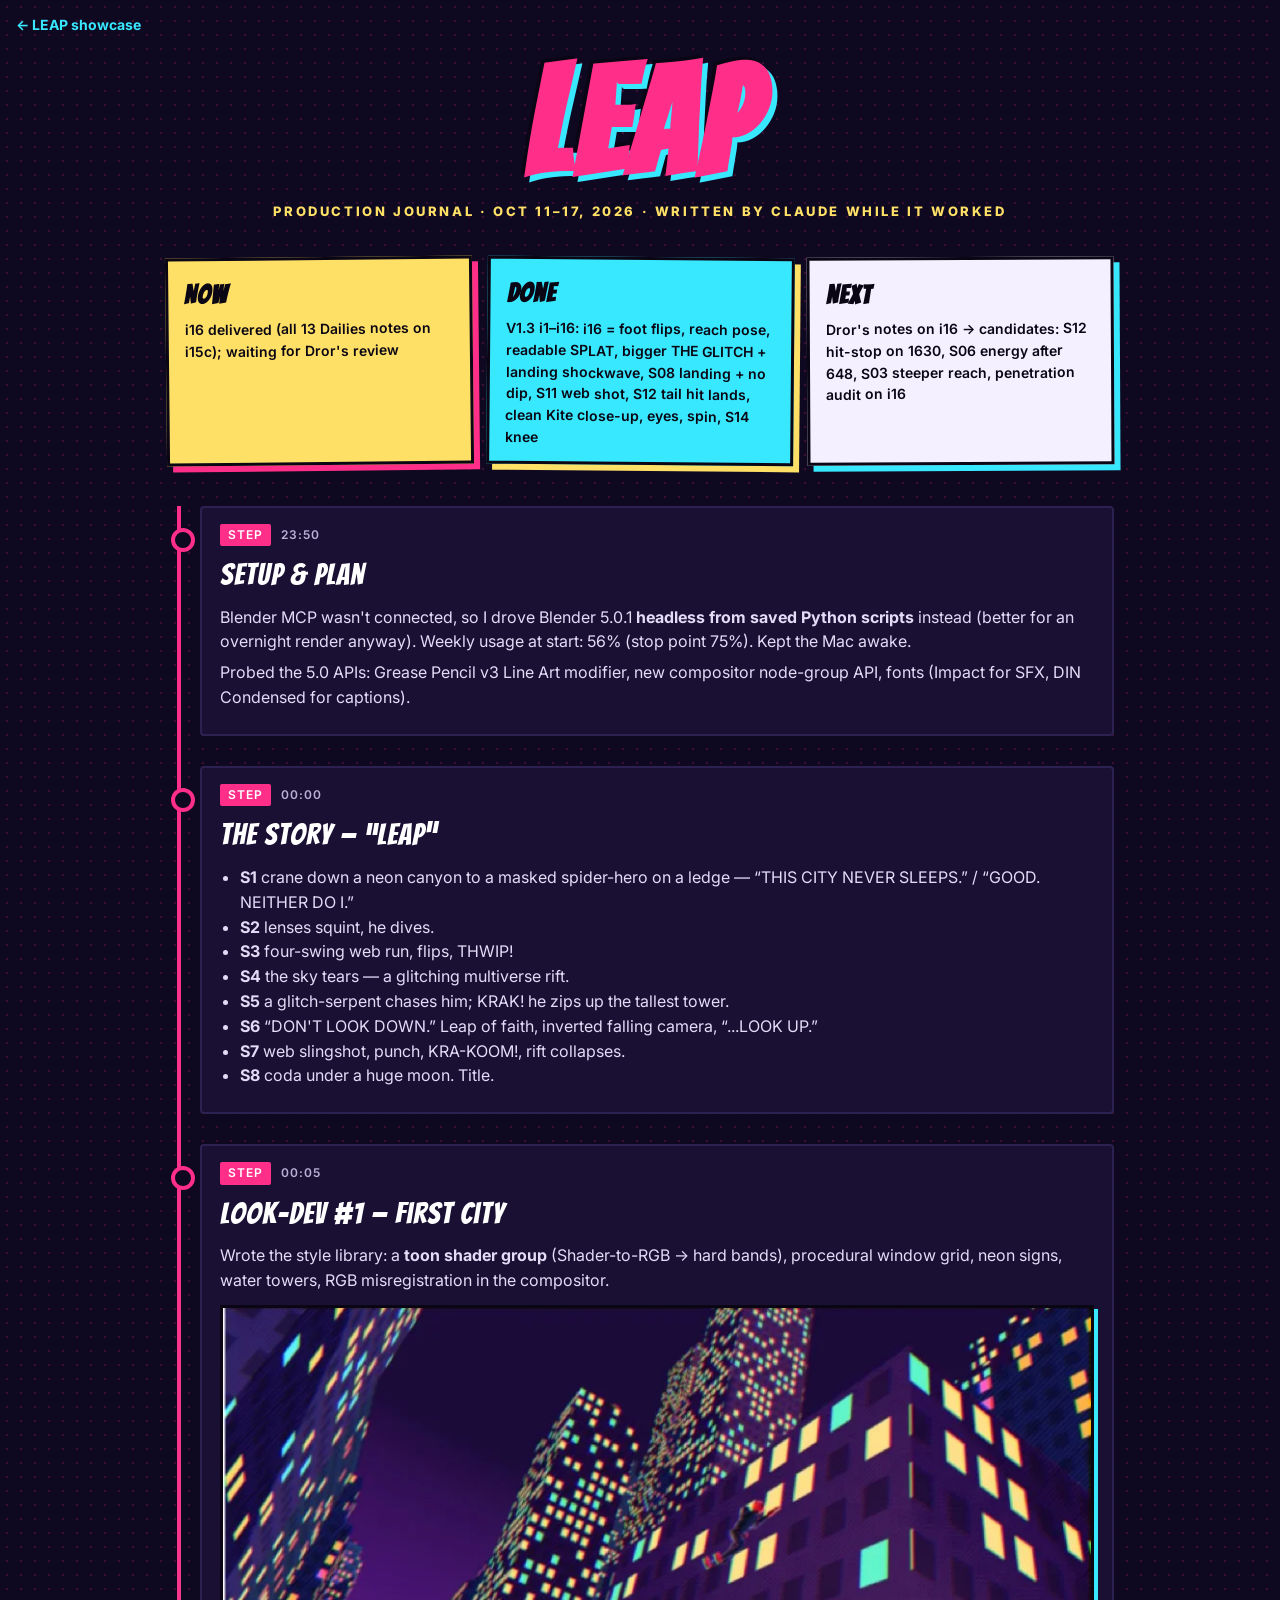
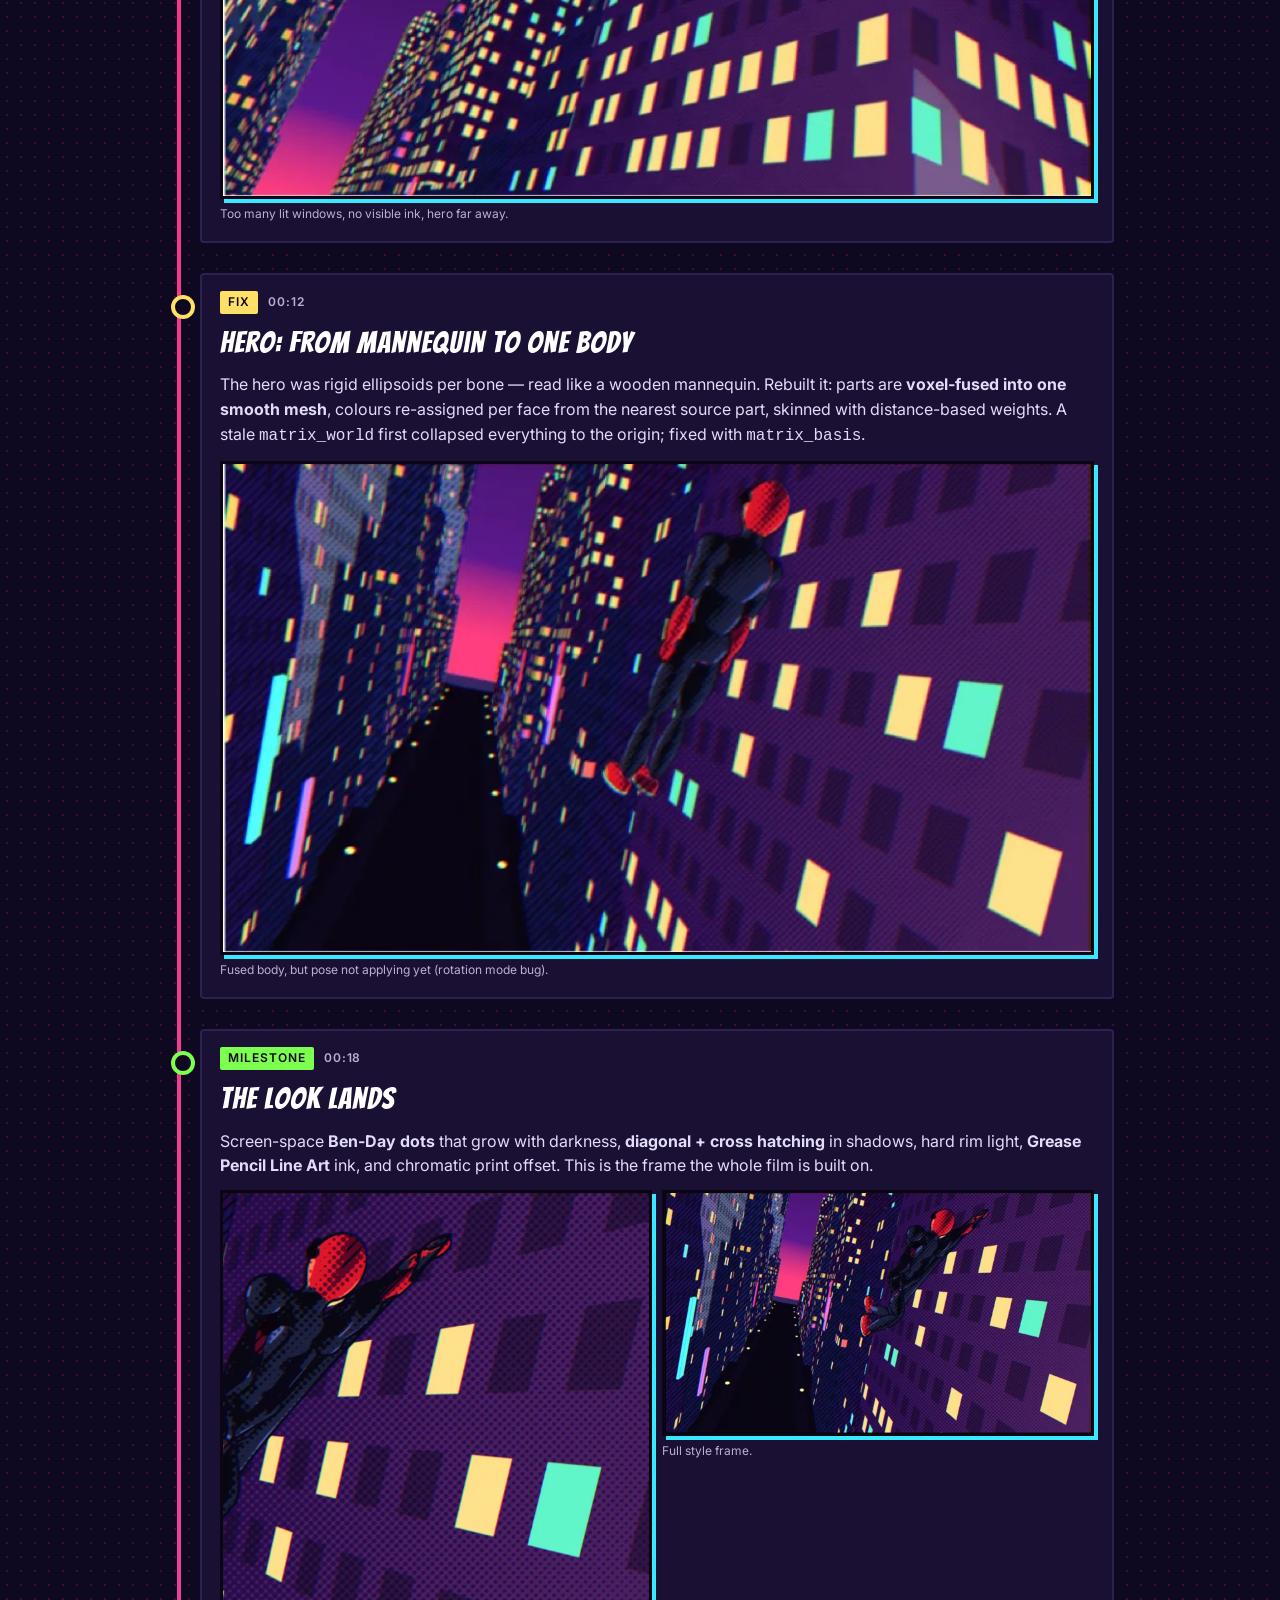
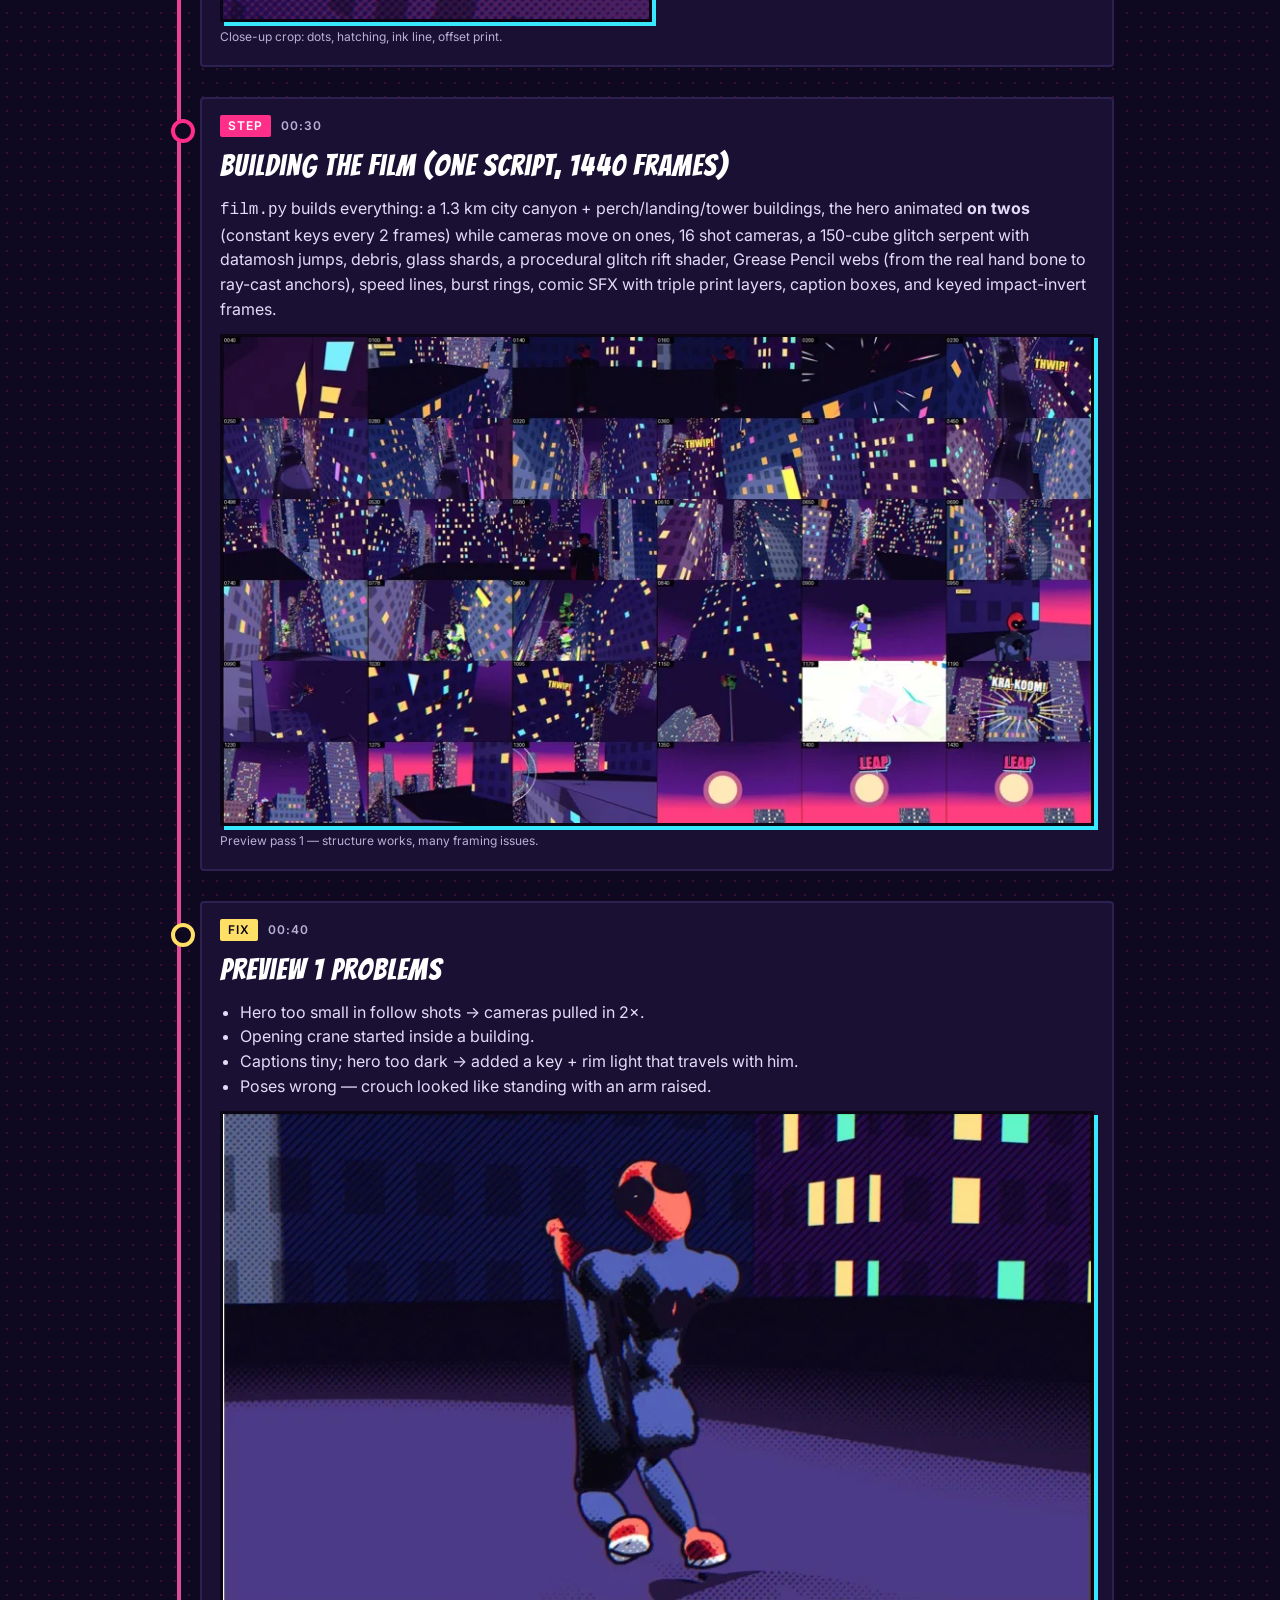
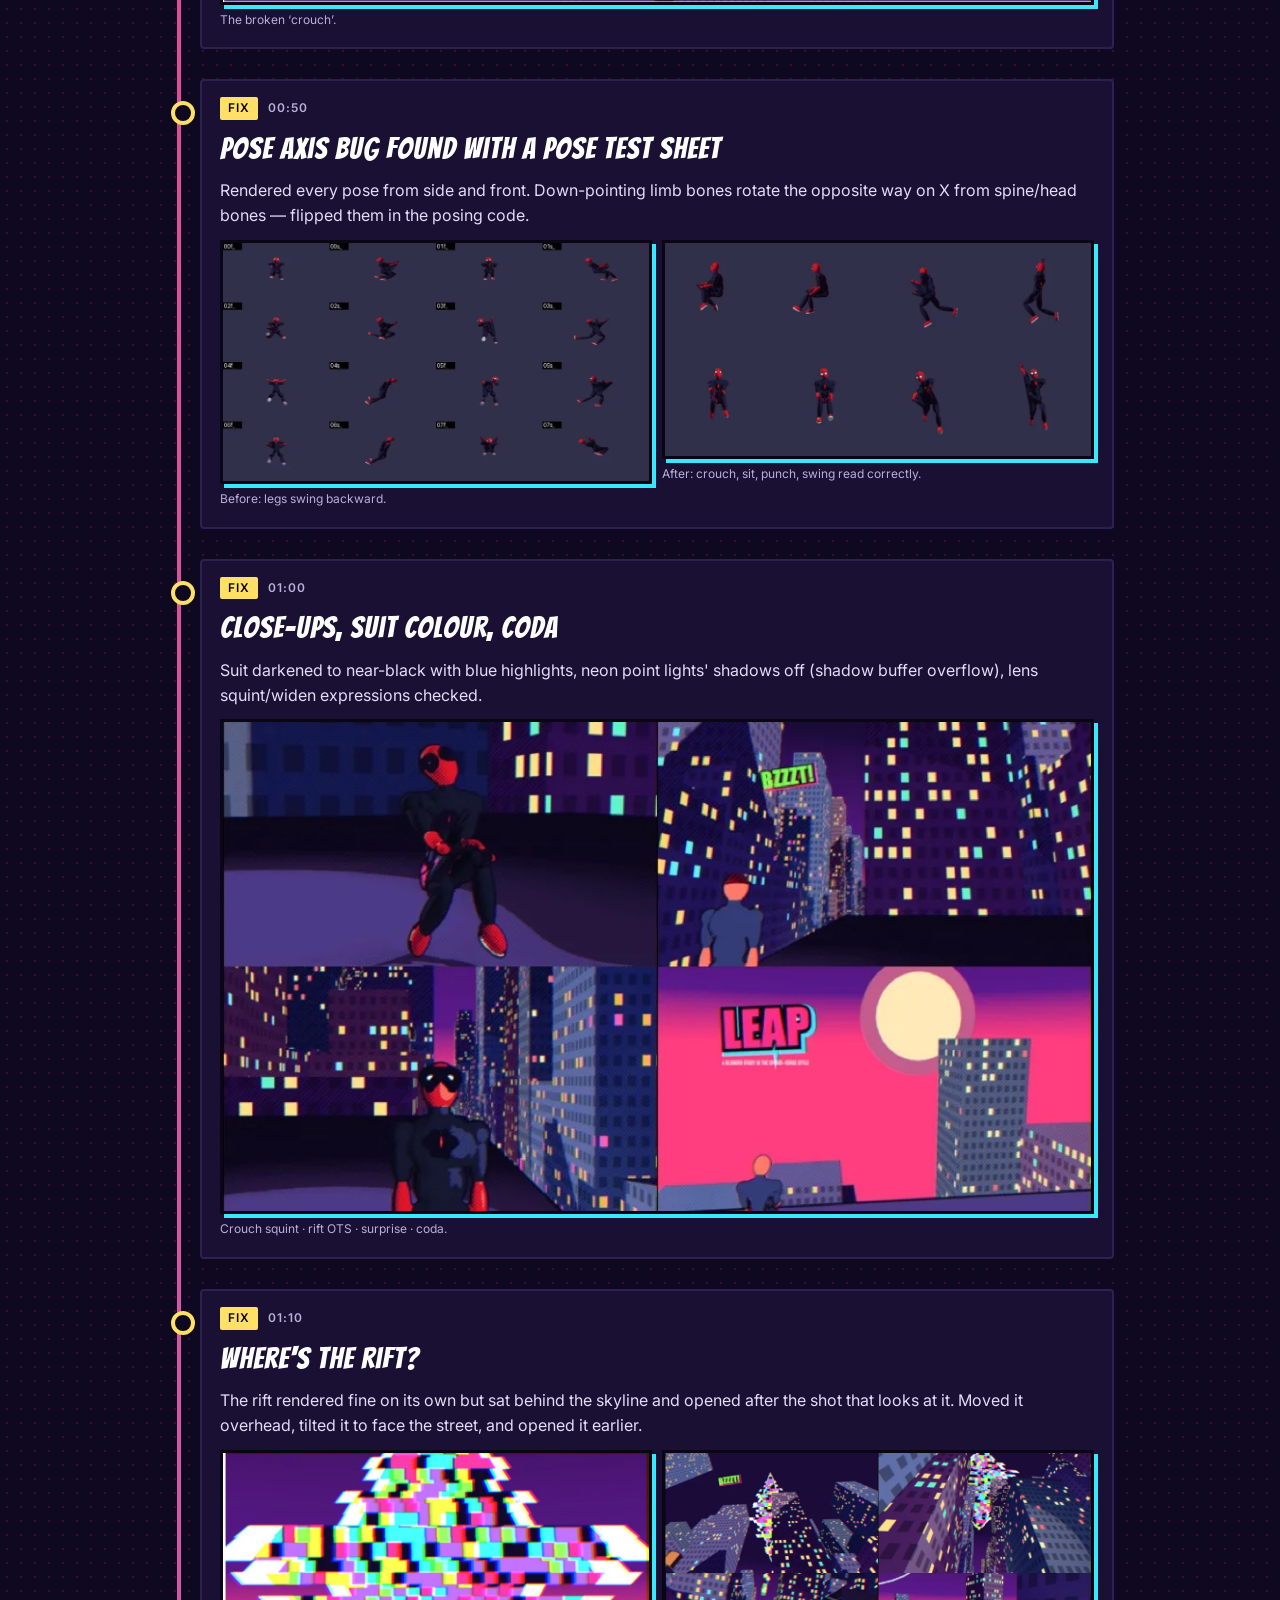
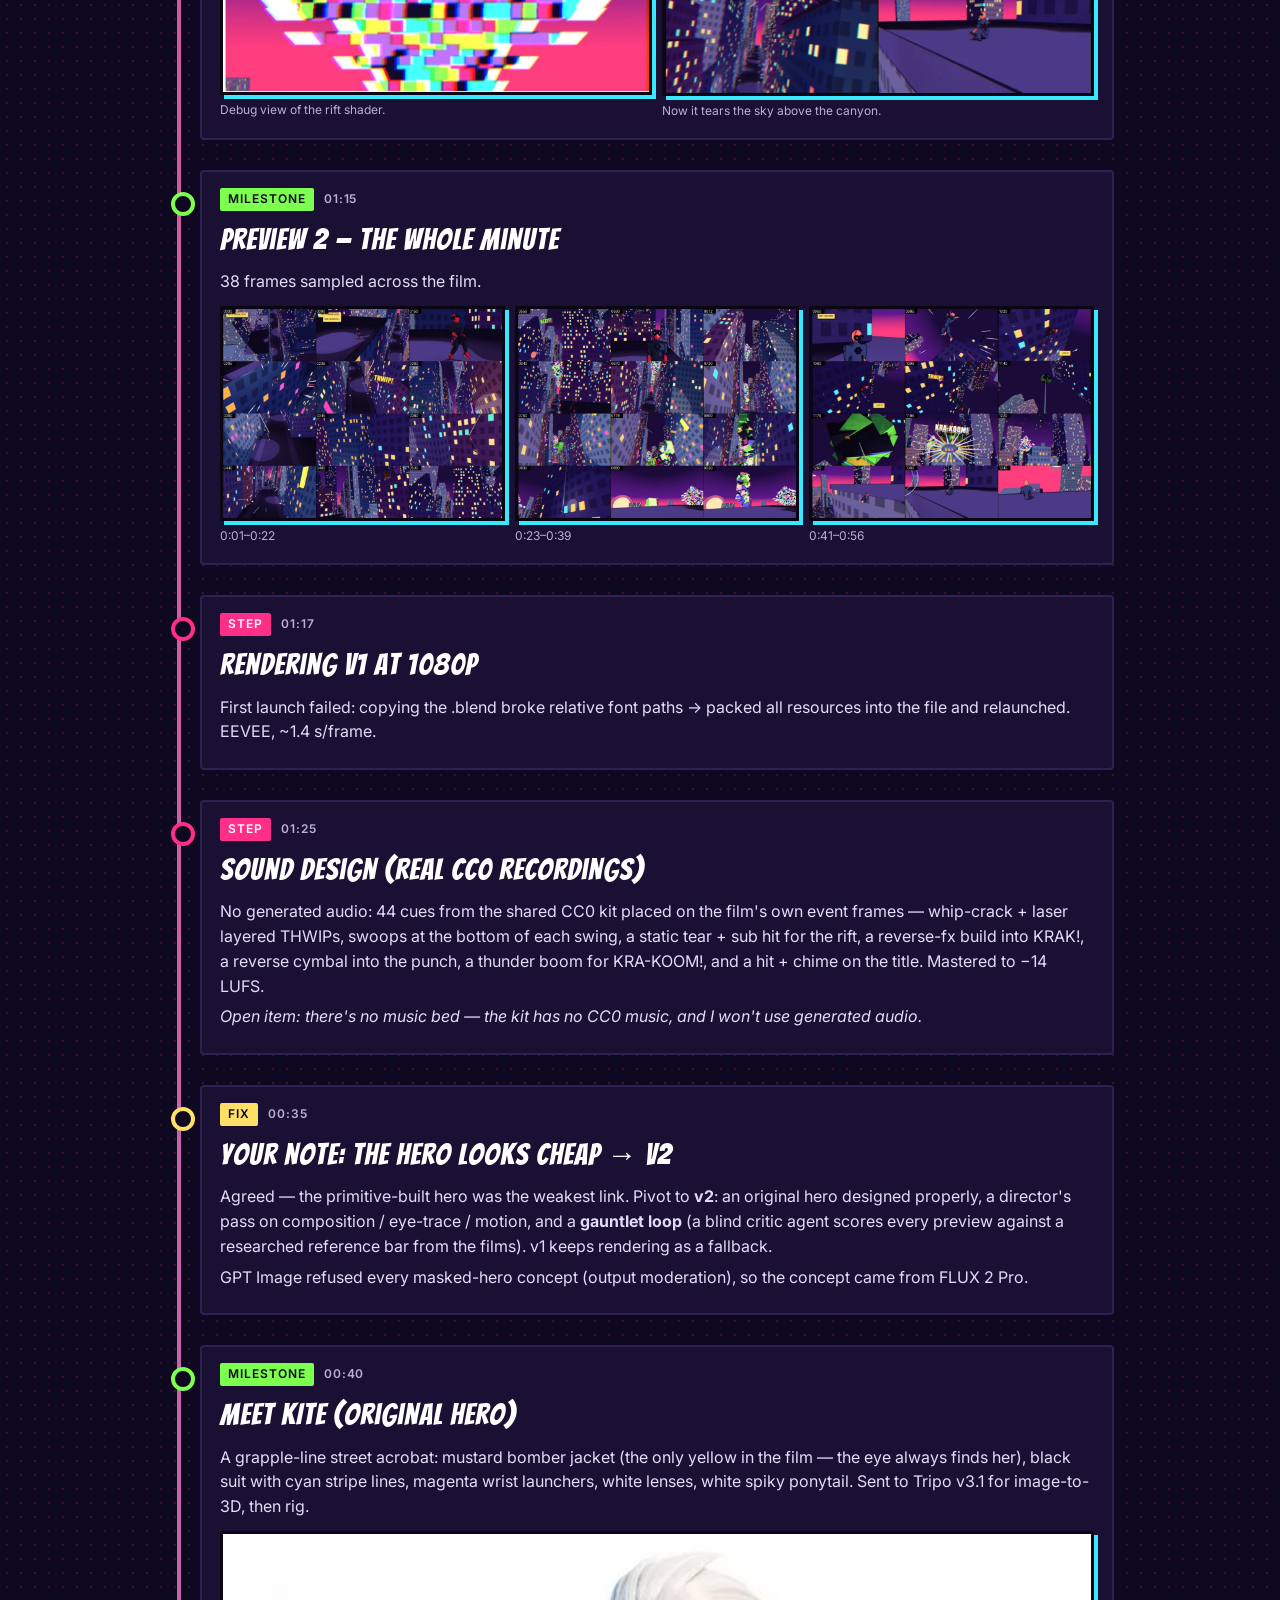
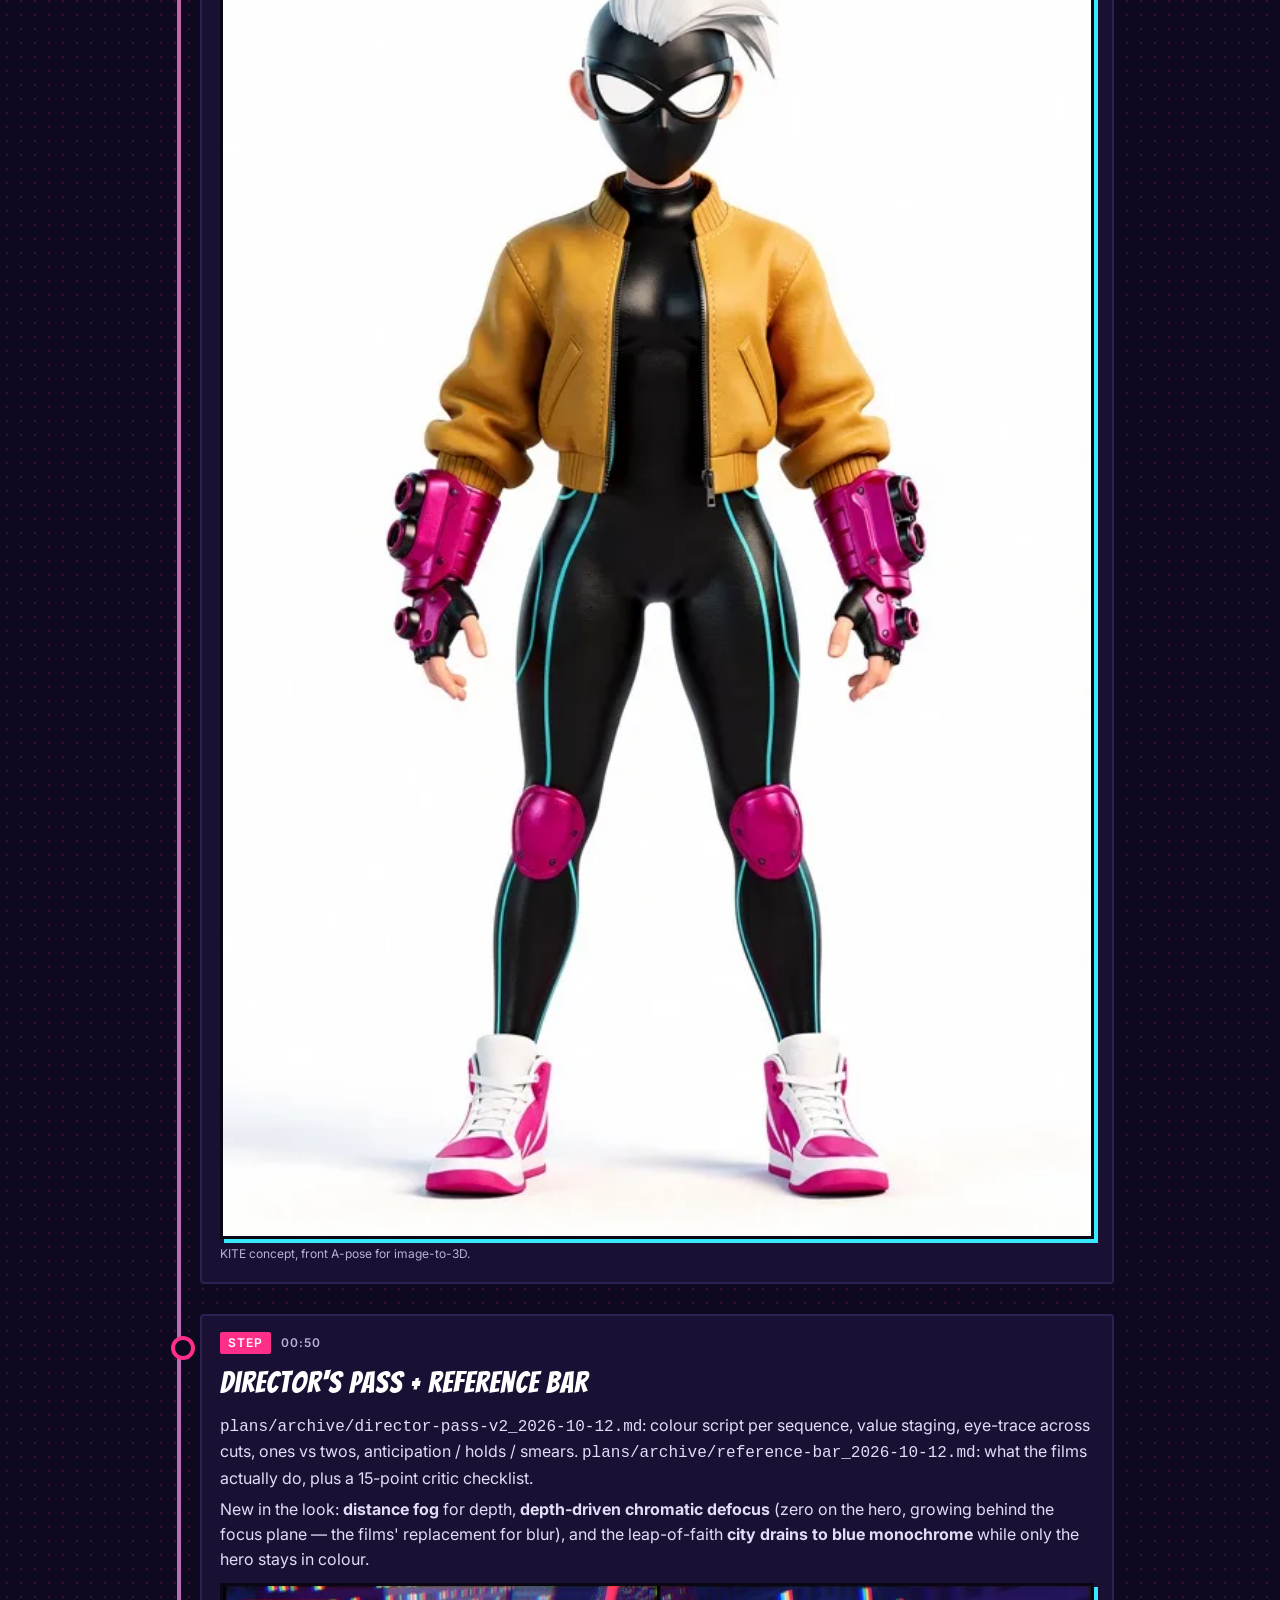
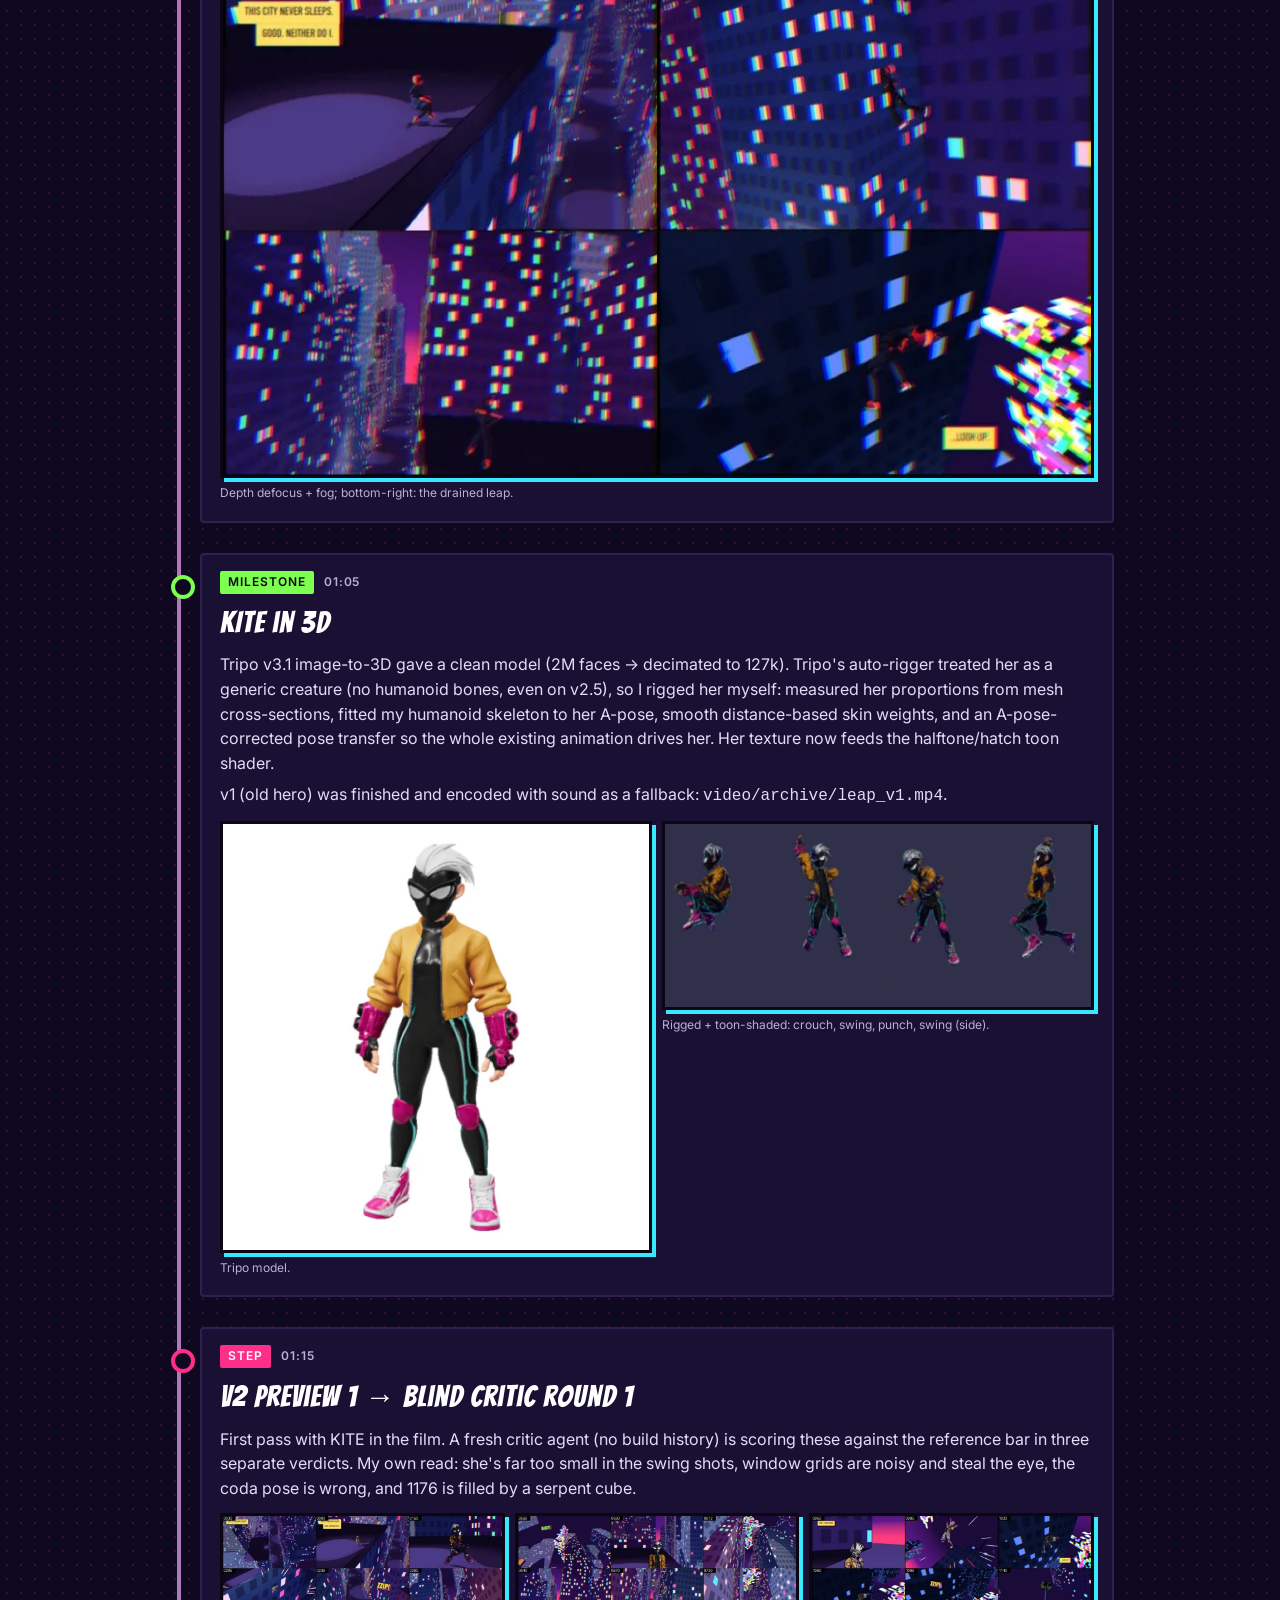
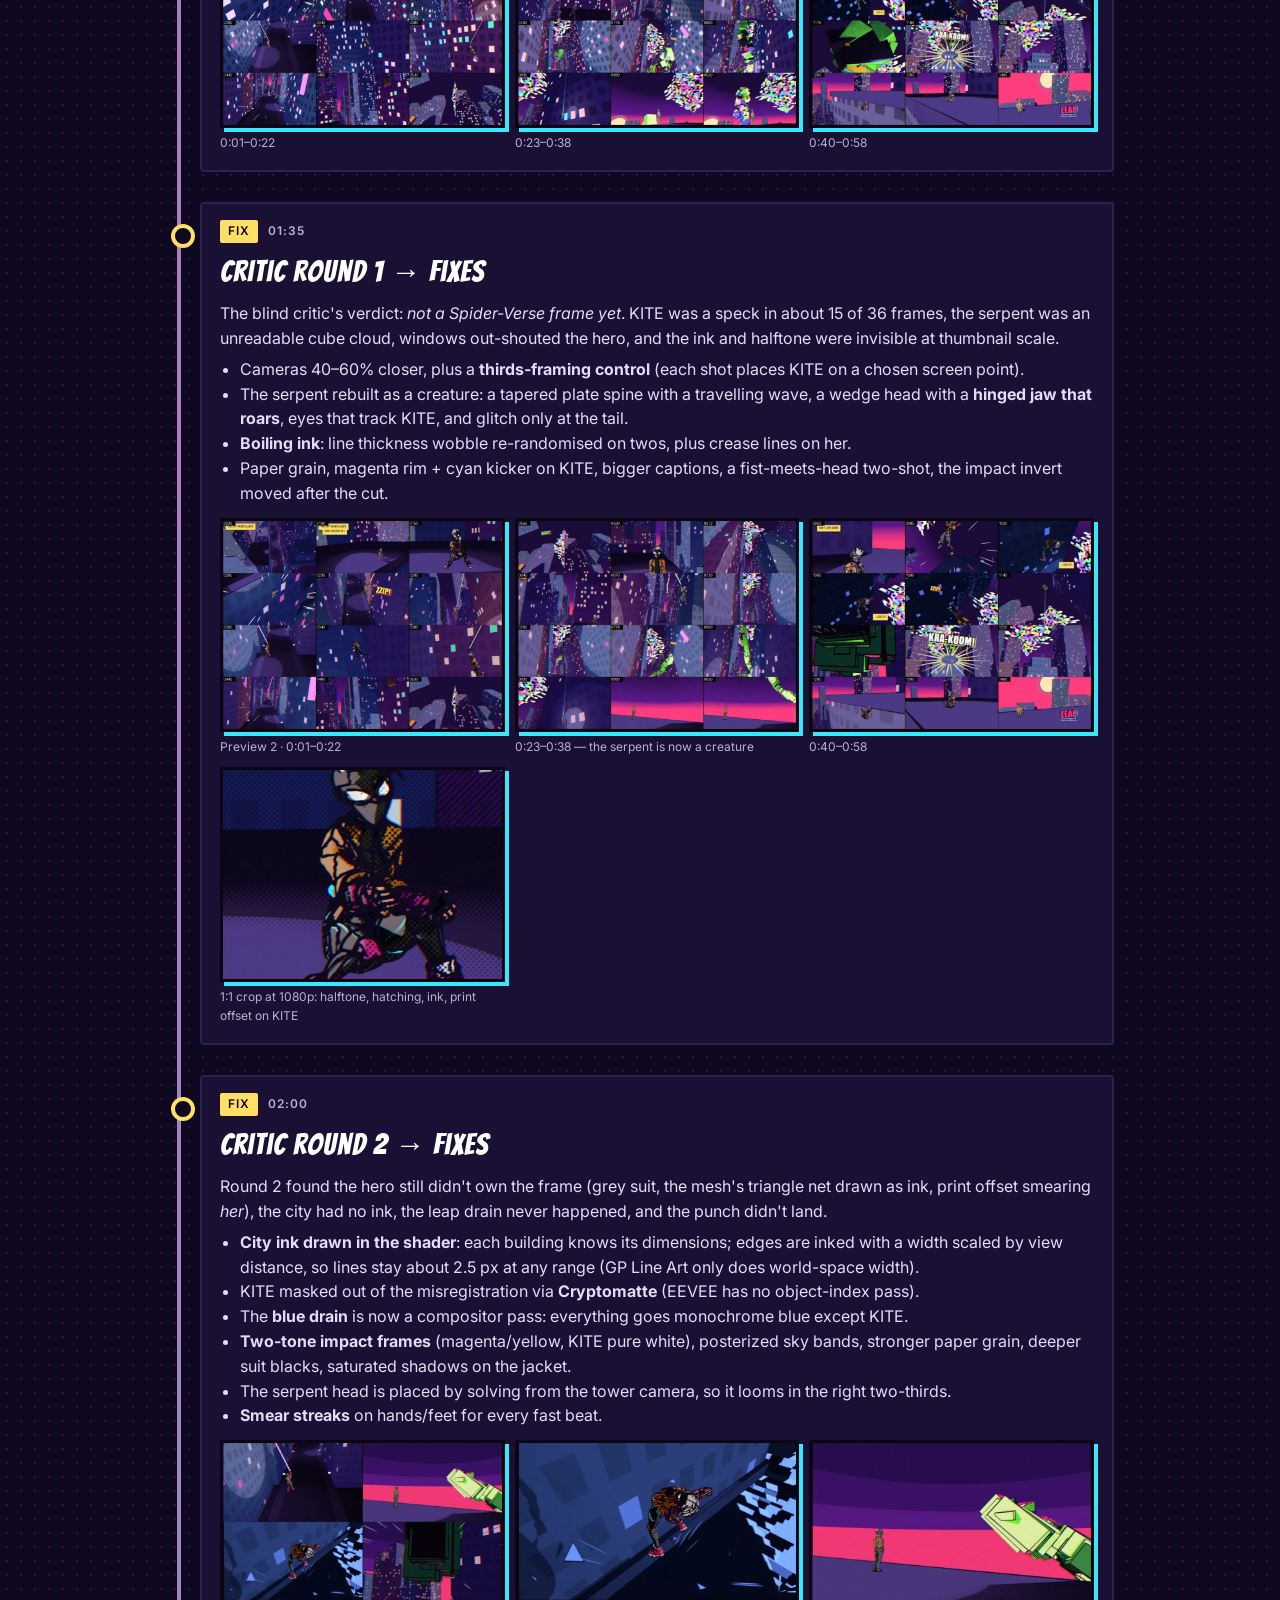
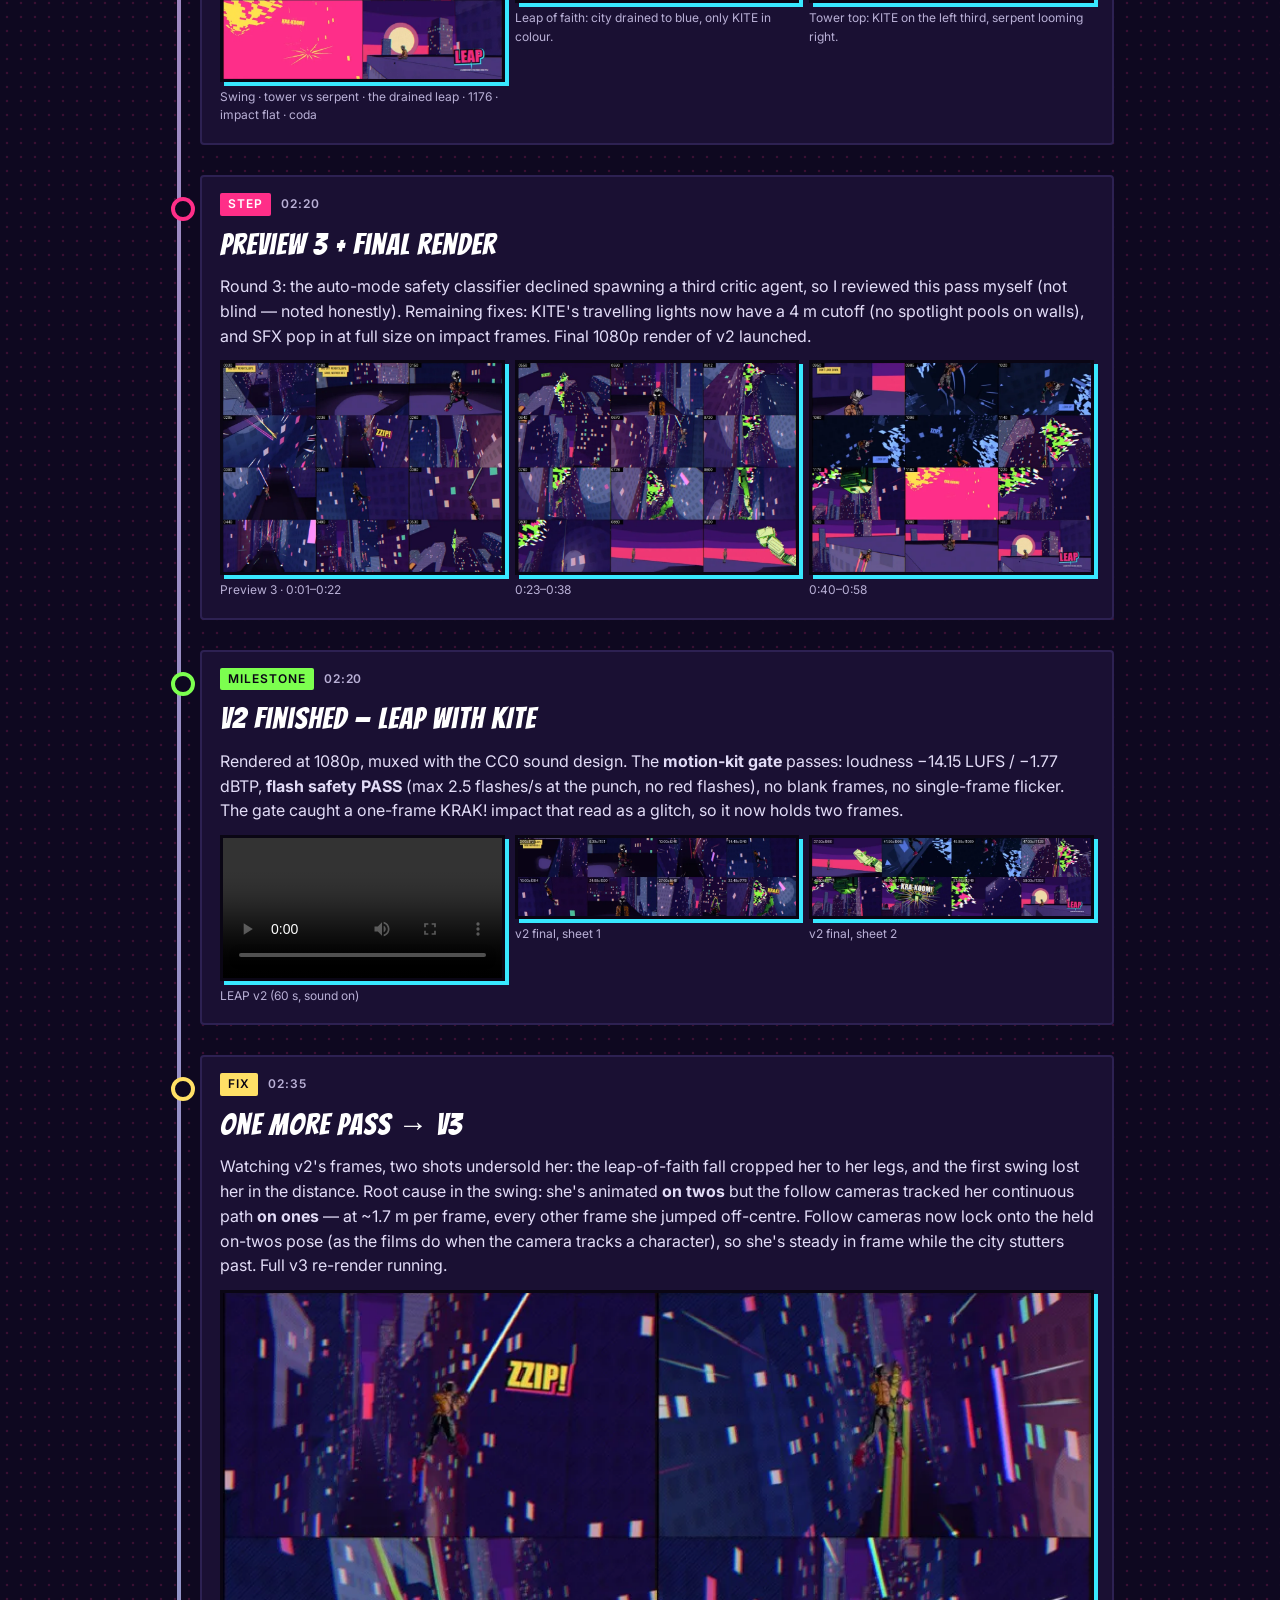
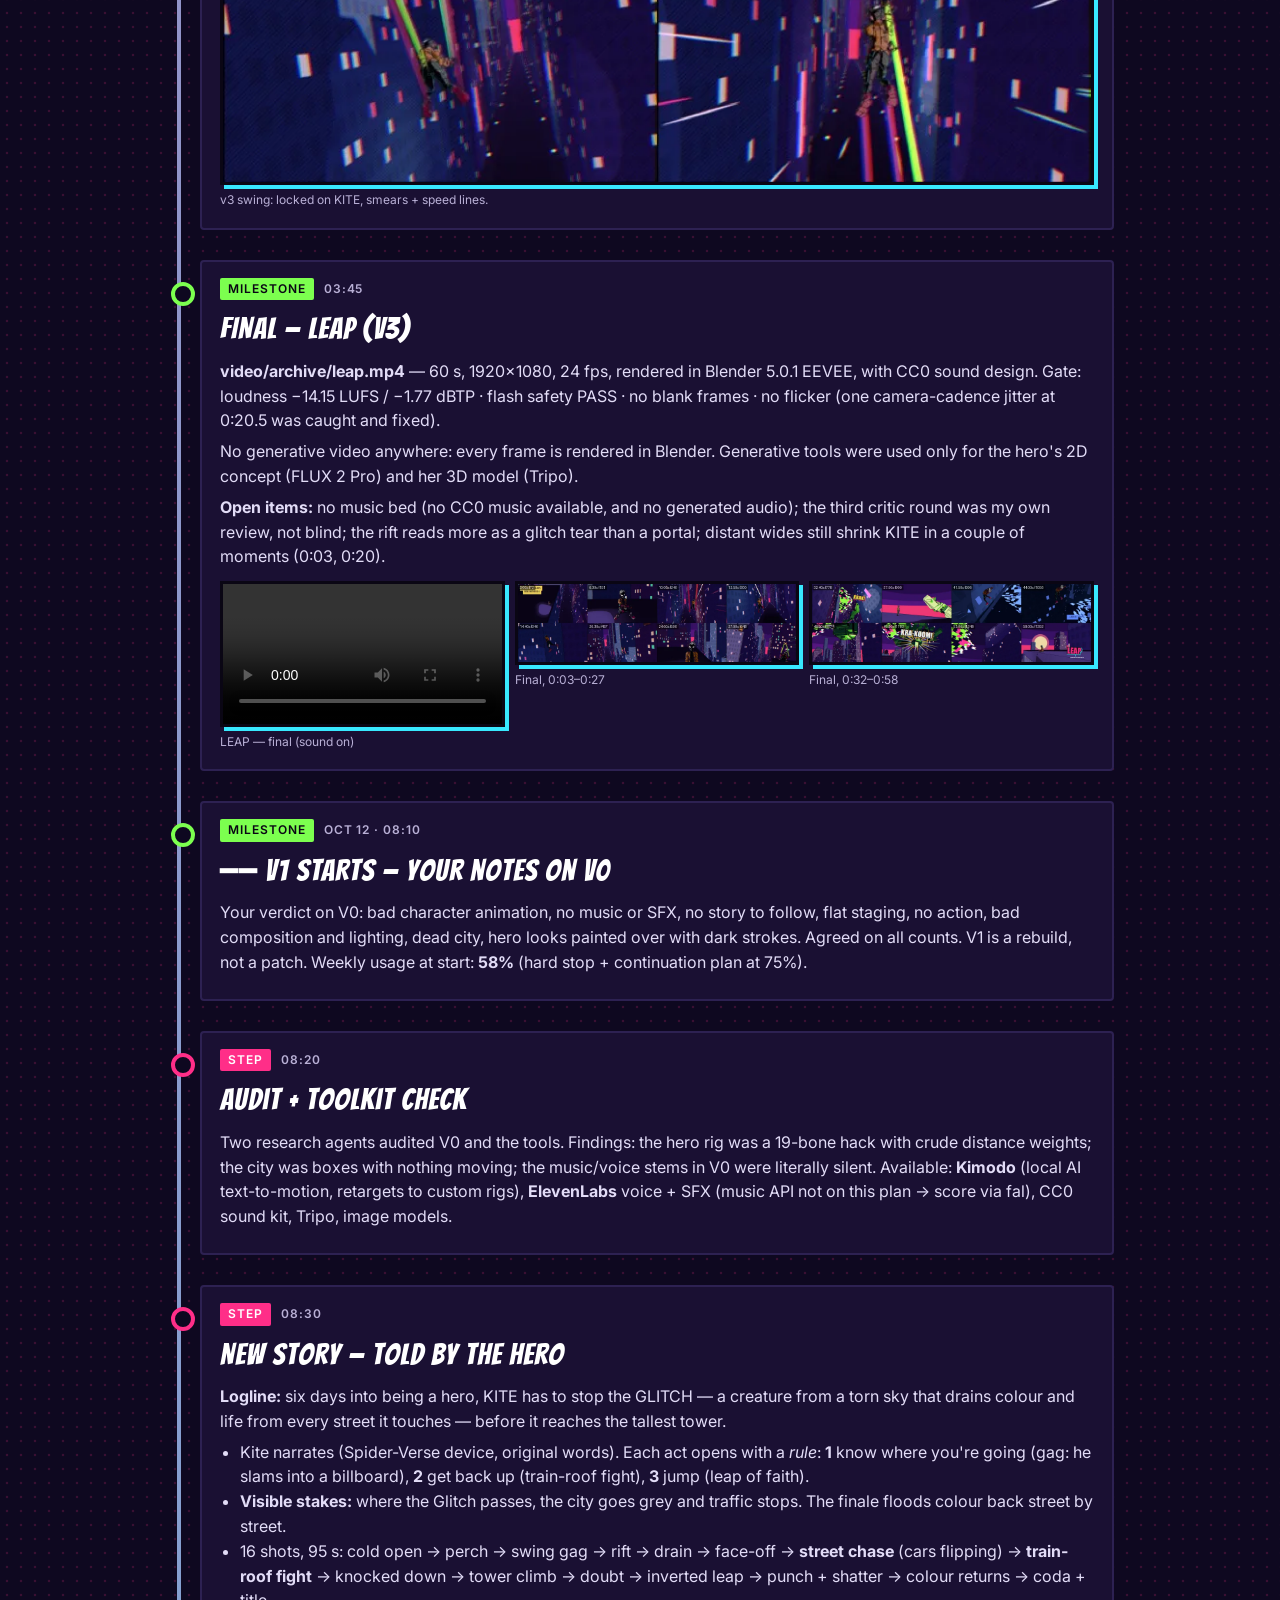
<file: journal.html>
<!doctype html>
<html lang="en">
<head>
<meta charset="utf-8">
<meta name="viewport" content="width=device-width, initial-scale=1">
<title>LEAP: production journal</title>
<meta name="description" content="The night-by-night production log of LEAP, a Spider-Verse-style short built in Blender by Claude.">
<link href="https://fonts.googleapis.com/css2?family=Bangers&family=Inter:wght@400;600;800&display=swap" rel="stylesheet">
<style>
:root{--bg:#0e0820;--ink:#0a0614;--paper:#f4f0ff;--pink:#ff2e88;--cyan:#38e8ff;--yellow:#ffe066;--acid:#7cff4f;--muted:#b9b0d6;--card:#1a1033}
*{box-sizing:border-box}
body{margin:0;background:var(--bg);color:var(--paper);font:16px/1.55 Inter,system-ui,sans-serif;
 background-image:radial-gradient(rgba(255,46,136,.18) 1.4px,transparent 1.6px);background-size:14px 14px}
header{padding:56px 16px 28px;text-align:center;position:relative;overflow:hidden}
h1{font-family:Bangers,Impact,sans-serif;font-size:clamp(64px,13vw,150px);letter-spacing:4px;margin:0;line-height:.9;color:var(--pink);
 text-shadow:5px 5px 0 var(--cyan),-3px -3px 0 var(--ink)}
.sub{font-weight:800;letter-spacing:.2em;text-transform:uppercase;font-size:13px;color:var(--yellow);margin-top:10px}
.wrap{max-width:980px;margin:0 auto;padding:0 16px 80px}
.status{display:grid;grid-template-columns:repeat(auto-fit,minmax(220px,1fr));gap:14px;margin:8px 0 40px}
.box{background:var(--yellow);color:var(--ink);border:3px solid var(--ink);box-shadow:6px 6px 0 var(--pink);padding:14px 16px;transform:rotate(-.6deg)}
.box:nth-child(2){background:var(--cyan);box-shadow:6px 6px 0 var(--yellow);transform:rotate(.5deg)}
.box:nth-child(3){background:var(--paper);box-shadow:6px 6px 0 var(--cyan);transform:rotate(-.3deg)}
.box h3{font-family:Bangers,Impact,sans-serif;font-size:26px;letter-spacing:1px;margin:0 0 4px}
.box p{margin:0;font-size:14px;font-weight:600}
.tl{position:relative;padding-left:34px}
.tl:before{content:"";position:absolute;left:11px;top:0;bottom:0;width:4px;background:linear-gradient(var(--pink),var(--cyan),var(--acid))}
.e{position:relative;margin:0 0 30px;background:var(--card);border:2px solid #2d2152;border-radius:4px;padding:16px 18px 18px}
.e:before{content:"";position:absolute;left:-31px;top:20px;width:16px;height:16px;border-radius:50%;background:var(--bg);border:4px solid var(--pink)}
.e.fix:before{border-color:var(--yellow)}.e.win:before{border-color:var(--acid)}.e.next:before{border-color:var(--cyan);border-style:dashed}
.meta{display:flex;gap:10px;align-items:center;flex-wrap:wrap;font-size:12px;color:var(--muted);font-weight:600;text-transform:uppercase;letter-spacing:.08em}
.tag{background:var(--pink);color:#fff;padding:2px 8px;border-radius:2px}
.fix .tag{background:var(--yellow);color:var(--ink)}.win .tag{background:var(--acid);color:var(--ink)}.next .tag{background:var(--cyan);color:var(--ink)}
.e h2{font-family:Bangers,Impact,sans-serif;font-weight:400;letter-spacing:1px;font-size:30px;margin:6px 0 4px;color:#fff}
.e p{margin:6px 0;color:#e2dcf7}
.e ul{margin:6px 0;padding-left:20px;color:#e2dcf7}
.imgs{display:grid;grid-template-columns:repeat(auto-fit,minmax(260px,1fr));gap:10px;margin-top:12px}
figure{margin:0}figure img,figure video{width:100%;display:block;border:3px solid var(--ink);box-shadow:4px 4px 0 var(--cyan);cursor:zoom-in;background:#000}
figcaption{font-size:12px;color:var(--muted);margin-top:6px}
#lb{position:fixed;inset:0;background:rgba(5,2,12,.92);display:none;align-items:center;justify-content:center;z-index:9;padding:16px}
#lb img{max-width:100%;max-height:100%;border:3px solid var(--paper)}
footer{text-align:center;color:var(--muted);font-size:12px;padding:20px}
@media(max-width:600px){.tl{padding-left:26px}.e:before{left:-24px}}
.back{position:absolute;top:14px;left:16px;z-index:2;color:#38e8ff;font-weight:700;text-decoration:none;font-size:14px}
</style>
<script src="https://cdn.counter.dev/script.js" data-id="b3d284cd-1f4f-48d9-900c-c63b1d8fa0ca" data-utcoffset="2"></script>
</head>
<body>
<a class="back" href="index.html">← LEAP showcase</a>
<header>
  <h1>LEAP</h1>
  <div class="sub">Production journal · Oct 11–17, 2026 · written by Claude while it worked</div>
</header>
<div class="wrap">
  <div class="status" id="status"></div>
  <div class="tl" id="tl"></div>
</div>
<div id="lb" onclick="this.style.display='none'"><img alt=""></div>
<footer>Written by Claude as the work happened, oldest first. “You” in the entries is Dror, the director. Click any image to enlarge. <a href="index.html" style="color:#38e8ff">Back to the showcase</a></footer>
<script>
// ===== STATUS (edited as work progresses) =====
const STATUS = {
  now:  "i16 delivered (all 13 Dailies notes on i15c); waiting for Dror's review",
  done: "V1.3 i1\u2013i16: i16 = foot flips, reach pose, readable SPLAT, bigger THE GLITCH + landing shockwave, S08 landing + no dip, S11 web shot, S12 tail hit lands, clean Kite close-up, eyes, spin, S14 knee",
  next: "Dror's notes on i16 \u2192 candidates: S12 hit-stop on 1630, S06 energy after 648, S03 steeper reach, penetration audit on i16"
};
// ===== ENTRIES (chronological; type: step | fix | win | next) =====
const ENTRIES = [
 {t:"23:50", type:"step", title:"Setup & plan",
  body:"<p>Blender MCP wasn't connected, so I drove Blender 5.0.1 <b>headless from saved Python scripts</b> instead (better for an overnight render anyway). Weekly usage at start: 56% (stop point 75%). Kept the Mac awake.</p><p>Probed the 5.0 APIs: Grease Pencil v3 Line Art modifier, new compositor node-group API, fonts (Impact for SFX, DIN Condensed for captions).</p>"},
 {t:"00:00", type:"step", title:"The story — “LEAP”",
  body:"<ul><li><b>S1</b> crane down a neon canyon to a masked spider-hero on a ledge — “THIS CITY NEVER SLEEPS.” / “GOOD. NEITHER DO I.”</li><li><b>S2</b> lenses squint, he dives.</li><li><b>S3</b> four-swing web run, flips, THWIP!</li><li><b>S4</b> the sky tears — a glitching multiverse rift.</li><li><b>S5</b> a glitch-serpent chases him; KRAK! he zips up the tallest tower.</li><li><b>S6</b> “DON'T LOOK DOWN.” Leap of faith, inverted falling camera, “...LOOK UP.”</li><li><b>S7</b> web slingshot, punch, KRA-KOOM!, rift collapses.</li><li><b>S8</b> coda under a huge moon. Title.</li></ul>"},
 {t:"00:05", type:"step", title:"Look-dev #1 — first city",
  body:"<p>Wrote the style library: a <b>toon shader group</b> (Shader-to-RGB → hard bands), procedural window grid, neon signs, water towers, RGB misregistration in the compositor.</p>",
  imgs:[["media/renders/progress/003_lookdev_first_city.webp","Too many lit windows, no visible ink, hero far away."]]},
 {t:"00:12", type:"fix", title:"Hero: from mannequin to one body",
  body:"<p>The hero was rigid ellipsoids per bone — read like a wooden mannequin. Rebuilt it: parts are <b>voxel-fused into one smooth mesh</b>, colours re-assigned per face from the nearest source part, skinned with distance-based weights. A stale <code>matrix_world</code> first collapsed everything to the origin; fixed with <code>matrix_basis</code>.</p>",
  imgs:[["media/renders/progress/004_mannequin_fused.webp","Fused body, but pose not applying yet (rotation mode bug)."]]},
 {t:"00:18", type:"win", title:"The look lands",
  body:"<p>Screen-space <b>Ben-Day dots</b> that grow with darkness, <b>diagonal + cross hatching</b> in shadows, hard rim light, <b>Grease Pencil Line Art</b> ink, and chromatic print offset. This is the frame the whole film is built on.</p>",
  imgs:[["media/renders/progress/002_lookdev_hero_closeup.webp","Close-up crop: dots, hatching, ink line, offset print."],["media/renders/progress/001_lookdev_swing.webp","Full style frame."]]},
 {t:"00:30", type:"step", title:"Building the film (one script, 1440 frames)",
  body:"<p><code>film.py</code> builds everything: a 1.3 km city canyon + perch/landing/tower buildings, the hero animated <b>on twos</b> (constant keys every 2 frames) while cameras move on ones, 16 shot cameras, a 150-cube glitch serpent with datamosh jumps, debris, glass shards, a procedural glitch rift shader, Grease Pencil webs (from the real hand bone to ray-cast anchors), speed lines, burst rings, comic SFX with triple print layers, caption boxes, and keyed impact-invert frames.</p>",
  imgs:[["media/renders/progress/004b_preview1_sheet.webp","Preview pass 1 — structure works, many framing issues."]]},
 {t:"00:40", type:"fix", title:"Preview 1 problems",
  body:"<ul><li>Hero too small in follow shots → cameras pulled in 2×.</li><li>Opening crane started inside a building.</li><li>Captions tiny; hero too dark → added a key + rim light that travels with him.</li><li>Poses wrong — crouch looked like standing with an arm raised.</li></ul>",
  imgs:[["media/renders/progress/004c_crouch_broken.webp","The broken ‘crouch’."]]},
 {t:"00:50", type:"fix", title:"Pose axis bug found with a pose test sheet",
  body:"<p>Rendered every pose from side and front. Down-pointing limb bones rotate the opposite way on X from spine/head bones — flipped them in the posing code.</p>",
  imgs:[["media/renders/progress/005_pose_bug.webp","Before: legs swing backward."],["media/renders/progress/006_pose_fixed.webp","After: crouch, sit, punch, swing read correctly."]]},
 {t:"01:00", type:"fix", title:"Close-ups, suit colour, coda",
  body:"<p>Suit darkened to near-black with blue highlights, neon point lights' shadows off (shadow buffer overflow), lens squint/widen expressions checked.</p>",
  imgs:[["media/renders/progress/007_closeups_fixed.webp","Crouch squint · rift OTS · surprise · coda."]]},
 {t:"01:10", type:"fix", title:"Where's the rift?",
  body:"<p>The rift rendered fine on its own but sat behind the skyline and opened after the shot that looks at it. Moved it overhead, tilted it to face the street, and opened it earlier.</p>",
  imgs:[["media/renders/progress/008_rift_debug.webp","Debug view of the rift shader."],["media/renders/progress/009_rift_overhead.webp","Now it tears the sky above the canyon."]]},
 {t:"01:15", type:"win", title:"Preview 2 — the whole minute",
  body:"<p>38 frames sampled across the film.</p>",
  imgs:[["media/renders/progress/010_preview2_sheet1.webp","0:01–0:22"],["media/renders/progress/011_preview2_sheet2.webp","0:23–0:39"],["media/renders/progress/012_preview2_sheet3.webp","0:41–0:56"]]},
 {t:"01:17", type:"step", title:"Rendering v1 at 1080p",
  body:"<p>First launch failed: copying the .blend broke relative font paths → packed all resources into the file and relaunched. EEVEE, ~1.4 s/frame.</p>"},
 {t:"01:25", type:"step", title:"Sound design (real CC0 recordings)",
  body:"<p>No generated audio: 44 cues from the shared CC0 kit placed on the film's own event frames — whip-crack + laser layered THWIPs, swoops at the bottom of each swing, a static tear + sub hit for the rift, a reverse-fx build into KRAK!, a reverse cymbal into the punch, a thunder boom for KRA-KOOM!, and a hit + chime on the title. Mastered to −14 LUFS.</p><p><i>Open item: there's no music bed — the kit has no CC0 music, and I won't use generated audio.</i></p>"},
 {t:"00:35", type:"fix", title:"Your note: the hero looks cheap → v2",
  body:"<p>Agreed — the primitive-built hero was the weakest link. Pivot to <b>v2</b>: an original hero designed properly, a director's pass on composition / eye-trace / motion, and a <b>gauntlet loop</b> (a blind critic agent scores every preview against a researched reference bar from the films). v1 keeps rendering as a fallback.</p><p>GPT Image refused every masked-hero concept (output moderation), so the concept came from FLUX 2 Pro.</p>"},
 {t:"00:40", type:"win", title:"Meet KITE (original hero)",
  body:"<p>A grapple-line street acrobat: mustard bomber jacket (the only yellow in the film — the eye always finds her), black suit with cyan stripe lines, magenta wrist launchers, white lenses, white spiky ponytail. Sent to Tripo v3.1 for image-to-3D, then rig.</p>",
  imgs:[["media/renders/progress/013_kite_concept.webp","KITE concept, front A-pose for image-to-3D."]]},
 {t:"00:50", type:"step", title:"Director's pass + reference bar",
  body:"<p><code>plans/archive/director-pass-v2_2026-10-12.md</code>: colour script per sequence, value staging, eye-trace across cuts, ones vs twos, anticipation / holds / smears. <code>plans/archive/reference-bar_2026-10-12.md</code>: what the films actually do, plus a 15-point critic checklist.</p><p>New in the look: <b>distance fog</b> for depth, <b>depth-driven chromatic defocus</b> (zero on the hero, growing behind the focus plane — the films' replacement for blur), and the leap-of-faith <b>city drains to blue monochrome</b> while only the hero stays in colour.</p>",
  imgs:[["media/renders/progress/014_fog_defocus_drain.webp","Depth defocus + fog; bottom-right: the drained leap."]]},
 {t:"01:05", type:"win", title:"KITE in 3D",
  body:"<p>Tripo v3.1 image-to-3D gave a clean model (2M faces → decimated to 127k). Tripo's auto-rigger treated her as a generic creature (no humanoid bones, even on v2.5), so I rigged her myself: measured her proportions from mesh cross-sections, fitted my humanoid skeleton to her A-pose, smooth distance-based skin weights, and an A-pose-corrected pose transfer so the whole existing animation drives her. Her texture now feeds the halftone/hatch toon shader.</p><p>v1 (old hero) was finished and encoded with sound as a fallback: <code>video/archive/leap_v1.mp4</code>.</p>",
  imgs:[["media/renders/progress/015_kite_tripo.webp","Tripo model."],["media/renders/progress/016_kite_rigged_poses.webp","Rigged + toon-shaded: crouch, swing, punch, swing (side)."]]},
 {t:"01:15", type:"step", title:"v2 preview 1 → blind critic round 1",
  body:"<p>First pass with KITE in the film. A fresh critic agent (no build history) is scoring these against the reference bar in three separate verdicts. My own read: she's far too small in the swing shots, window grids are noisy and steal the eye, the coda pose is wrong, and 1176 is filled by a serpent cube.</p>",
  imgs:[["media/renders/progress/017_v2_preview1_sheet1.webp","0:01–0:22"],["media/renders/progress/017_v2_preview1_sheet2.webp","0:23–0:38"],["media/renders/progress/017_v2_preview1_sheet3.webp","0:40–0:58"]]},
 {t:"01:35", type:"fix", title:"Critic round 1 → fixes",
  body:"<p>The blind critic's verdict: <i>not a Spider-Verse frame yet</i>. KITE was a speck in about 15 of 36 frames, the serpent was an unreadable cube cloud, windows out-shouted the hero, and the ink and halftone were invisible at thumbnail scale.</p><ul><li>Cameras 40–60% closer, plus a <b>thirds-framing control</b> (each shot places KITE on a chosen screen point).</li><li>The serpent rebuilt as a creature: a tapered plate spine with a travelling wave, a wedge head with a <b>hinged jaw that roars</b>, eyes that track KITE, and glitch only at the tail.</li><li><b>Boiling ink</b>: line thickness wobble re-randomised on twos, plus crease lines on her.</li><li>Paper grain, magenta rim + cyan kicker on KITE, bigger captions, a fist-meets-head two-shot, the impact invert moved after the cut.</li></ul>",
  imgs:[["media/renders/progress/018_v2_preview2_sheet1.webp","Preview 2 · 0:01–0:22"],["media/renders/progress/018_v2_preview2_sheet2.webp","0:23–0:38 — the serpent is now a creature"],["media/renders/progress/018_v2_preview2_sheet3.webp","0:40–0:58"],["media/renders/progress/019_v2_fullres_crop_kite.webp","1:1 crop at 1080p: halftone, hatching, ink, print offset on KITE"]]},
 {t:"02:00", type:"fix", title:"Critic round 2 → fixes",
  body:"<p>Round 2 found the hero still didn't own the frame (grey suit, the mesh's triangle net drawn as ink, print offset smearing <i>her</i>), the city had no ink, the leap drain never happened, and the punch didn't land.</p><ul><li><b>City ink drawn in the shader</b>: each building knows its dimensions; edges are inked with a width scaled by view distance, so lines stay about 2.5 px at any range (GP Line Art only does world-space width).</li><li>KITE masked out of the misregistration via <b>Cryptomatte</b> (EEVEE has no object-index pass).</li><li>The <b>blue drain</b> is now a compositor pass: everything goes monochrome blue except KITE.</li><li><b>Two-tone impact frames</b> (magenta/yellow, KITE pure white), posterized sky bands, stronger paper grain, deeper suit blacks, saturated shadows on the jacket.</li><li>The serpent head is placed by solving from the tower camera, so it looms in the right two-thirds.</li><li><b>Smear streaks</b> on hands/feet for every fast beat.</li></ul>",
  imgs:[["media/renders/progress/021_round2_fixes.webp","Swing · tower vs serpent · the drained leap · 1176 · impact flat · coda"],["media/renders/progress/022_drain_leap.webp","Leap of faith: city drained to blue, only KITE in colour."],["media/renders/progress/023_tower_serpent.webp","Tower top: KITE on the left third, serpent looming right."]]},
 {t:"02:20", type:"step", title:"Preview 3 + final render",
  body:"<p>Round 3: the auto-mode safety classifier declined spawning a third critic agent, so I reviewed this pass myself (not blind — noted honestly). Remaining fixes: KITE's travelling lights now have a 4 m cutoff (no spotlight pools on walls), and SFX pop in at full size on impact frames. Final 1080p render of v2 launched.</p>",
  imgs:[["media/renders/progress/020_v2_preview3_sheet1.webp","Preview 3 · 0:01–0:22"],["media/renders/progress/020_v2_preview3_sheet2.webp","0:23–0:38"],["media/renders/progress/020_v2_preview3_sheet3.webp","0:40–0:58"]]},
 {t:"02:20", type:"win", title:"v2 finished — LEAP with KITE",
  body:"<p>Rendered at 1080p, muxed with the CC0 sound design. The <b>motion-kit gate</b> passes: loudness −14.15 LUFS / −1.77 dBTP, <b>flash safety PASS</b> (max 2.5 flashes/s at the punch, no red flashes), no blank frames, no single-frame flicker. The gate caught a one-frame KRAK! impact that read as a glitch, so it now holds two frames.</p>",
  imgs:[["media/video/archive/leap_v2.mp4","LEAP v2 (60 s, sound on)"],["media/renders/progress/024_v2_final_sheet1.webp","v2 final, sheet 1"],["media/renders/progress/024_v2_final_sheet2.webp","v2 final, sheet 2"]]},
 {t:"02:35", type:"fix", title:"One more pass → v3",
  body:"<p>Watching v2's frames, two shots undersold her: the leap-of-faith fall cropped her to her legs, and the first swing lost her in the distance. Root cause in the swing: she's animated <b>on twos</b> but the follow cameras tracked her continuous path <b>on ones</b> — at ~1.7 m per frame, every other frame she jumped off-centre. Follow cameras now lock onto the held on-twos pose (as the films do when the camera tracks a character), so she's steady in frame while the city stutters past. Full v3 re-render running.</p>",
  imgs:[["media/renders/progress/025_v3_swing_fix.webp","v3 swing: locked on KITE, smears + speed lines."]]},
 {t:"03:45", type:"win", title:"FINAL — LEAP (v3)",
  body:"<p><b>video/archive/leap.mp4</b> — 60 s, 1920×1080, 24 fps, rendered in Blender 5.0.1 EEVEE, with CC0 sound design. Gate: loudness −14.15 LUFS / −1.77 dBTP · flash safety PASS · no blank frames · no flicker (one camera-cadence jitter at 0:20.5 was caught and fixed).</p><p>No generative video anywhere: every frame is rendered in Blender. Generative tools were used only for the hero's 2D concept (FLUX 2 Pro) and her 3D model (Tripo).</p><p><b>Open items:</b> no music bed (no CC0 music available, and no generated audio); the third critic round was my own review, not blind; the rift reads more as a glitch tear than a portal; distant wides still shrink KITE in a couple of moments (0:03, 0:20).</p>",
  imgs:[["media/video/archive/leap.mp4","LEAP — final (sound on)"],["media/renders/progress/026_final_sheet1.webp","Final, 0:03–0:27"],["media/renders/progress/026_final_sheet2.webp","Final, 0:32–0:58"]]},
 {t:"Oct 12 \u00b7 08:10", type:"win", title:"\u2501\u2501 V1 STARTS \u2014 your notes on V0",
  body:"<p>Your verdict on V0: bad character animation, no music or SFX, no story to follow, flat staging, no action, bad composition and lighting, dead city, hero looks painted over with dark strokes. Agreed on all counts. V1 is a rebuild, not a patch. Weekly usage at start: <b>58%</b> (hard stop + continuation plan at 75%).</p>"},
 {t:"08:20", type:"step", title:"Audit + toolkit check",
  body:"<p>Two research agents audited V0 and the tools. Findings: the hero rig was a 19-bone hack with crude distance weights; the city was boxes with nothing moving; the music/voice stems in V0 were literally silent. Available: <b>Kimodo</b> (local AI text-to-motion, retargets to custom rigs), <b>ElevenLabs</b> voice + SFX (music API not on this plan \u2192 score via fal), CC0 sound kit, Tripo, image models.</p>"},
 {t:"08:30", type:"step", title:"New story \u2014 told by the hero",
  body:"<p><b>Logline:</b> six days into being a hero, KITE has to stop the GLITCH \u2014 a creature from a torn sky that drains colour and life from every street it touches \u2014 before it reaches the tallest tower.</p><ul><li>Kite narrates (Spider-Verse device, original words). Each act opens with a <i>rule</i>: <b>1</b> know where you're going (gag: he slams into a billboard), <b>2</b> get back up (train-roof fight), <b>3</b> jump (leap of faith).</li><li><b>Visible stakes:</b> where the Glitch passes, the city goes grey and traffic stops. The finale floods colour back street by street.</li><li>16 shots, 95 s: cold open \u2192 perch \u2192 swing gag \u2192 rift \u2192 drain \u2192 face-off \u2192 <b>street chase</b> (cars flipping) \u2192 <b>train-roof fight</b> \u2192 knocked down \u2192 tower climb \u2192 doubt \u2192 inverted leap \u2192 punch + shatter \u2192 colour returns \u2192 coda + title.</li></ul><p>Full doc: <code>plans/archive/v1-story_2026-10-12.md</code>, timing: <code>plans/v1_timeline.json</code>.</p>"},
 {t:"08:45", type:"step", title:"Narration recorded (ElevenLabs)",
  body:"<p>15 lines, voice <b>Liam</b> (young, wry), model eleven_v3 with performance tags (sighs, whispers). Verified every line by transcribing it back; one misread (\u201chunger\u201d) re-generated. The whole film is now timed to the VO.</p>",
  imgs:[["media/audio/v1/vo_liam/V01.mp3", "V01 — “Okay. Let's do this one more time.”"], ["media/audio/v1/vo_liam/V13.mp3", "V13 — “…you jump. And it shows up on the way down.”"]]},
 {t:"08:55", type:"step", title:"Four production agents running in parallel",
  body:"<ul><li><b>Hero</b> \u2014 re-skin for clean deformation; new look with a bold clean outline, colour-shifted cel shading, coloured rim light, no dark hatching; Kimodo motion library (run, punch combo, kick, hero landing, get-up, flip, falls\u2026) + hand-built key poses for swings and the leap.</li><li><b>City</b> \u2014 street level with storefronts, fire escapes, el-train; traffic, a few hundred walking pedestrians who can panic, helicopters with searchlights, steam, neon; the colour-drain wave.</li><li><b>Glitch creature</b> \u2014 rigged voxel beast with jaw, eyes, claws, tail; roar / gallop / swat / climb / lunge / land; shatter-into-cubes.</li><li><b>Audio</b> \u2014 95 s score with hits on story beats (chase drop 0:35, silence 0:54, weightless fall 1:09, drop 1:16), custom SFX set, VO-ducked mix script.</li></ul><p>Then I assemble the 16 shots myself: cameras, lighting, composition.</p>"},
 {t:"08:41", type:"win", title:"Score + sound palette done",
  body:"<p><b>Music:</b> whole-track AI scores kept the section lengths but ignored the moods, so the audio agent generated each of the 9 sections separately (2 takes each) and cut them on the timeline. Measured: rise peaks at 1:08.9 then hard-cuts to the weightless fall; chase holds full energy to 0:54 then drops 16 dB; hits +7 dB at 0:35, +13 dB at 1:16, +12 dB at 1:20. ~$5 spent on fal.</p><p><b>SFX:</b> 51 sounds (41 generated, 10 CC0): web thwips, swing whooshes, billboard slam, glitch roars, drain wave, car flips, sign smash, punches, falling wind, shatter, crowd panic/cheer, sirens, city bed. A mix script ducks music 8 dB under the voice and masters to \u221214 LUFS.</p><p>Caveat: no ears on my side \u2014 I'll re-check levels once picture is locked.</p>",
  imgs:[["media/audio/v1/music_final.mp3", "Score (95 s, provisional cut)"], ["media/audio/v1/mix.mp3", "Provisional mix: score + VO + SFX at timeline beats"], ["media/audio/v1/animatic_check.mp4", "Audio animatic with timecode / shot / VO"]]},
 {t:"08:57", type:"win", title:"The GLITCH is born",
  body:"<p>Replaced V0's cloud of cubes with a <b>rigged voxel kaiju</b> (~22 m): gorilla-like front, glowing eyes, big jaw with pixel teeth, dorsal spikes, long tail ending in a blade. The body is a smooth skinned mesh that geometry nodes turn into cubes every frame, so it deforms like a creature but reads as pixels. Glitch effects step on twos (jitter, slice shifts, magenta/green ghosts, scan band, glowing cracks). 8 actions: idle, roar, gallop, swat, climb, lunge, hit, land \u2014 plus a <b>shatter</b> dial that blows it apart into cubes. Adds only ~0.1 s per frame to render.</p>",
  imgs:[["media/renders/progress/v1_glitch_001_views.webp", "Turnaround + jaw"], ["media/renders/progress/v1_glitch_003_roar.webp", "Roar (on twos)"], ["media/renders/progress/v1_glitch_010_shatter.webp", "Shatter"]]},
 {t:"09:00", type:"win", title:"The city comes alive",
  body:"<p>New city kit: storefronts with glowing signs, fire escapes, rooftop clutter, the el-train on steel girders, THE SPIRE at the end of the avenue, a ZAPP! COLA billboard for the gag and a NOODLE BAR sign for the smash. <b>What moves:</b> 473 driving cars (cabs, sedans, buses, trucks, police with flashing bars) with brake lights synced to traffic lights, 1,478 walking pedestrians who can panic and flee, the train, 2 helicopters with sweeping searchlights, a blimp, steam, beacons, flickering neon. Traffic, crowd, train and panic are all dials I key per shot. The <b>colour drain</b> works on every material (grey-blue inside, glitch band at the edge). A full frame renders in ~1 s.</p><p>Weak spots I'll handle in the shots: gargoyles are blocky, people/cars are chunky up close, flat lighting until I light each shot.</p>",
  imgs:[["media/renders/progress/v1_city_001_aerial_crane.webp", "Aerial — cold-open crane"], ["media/renders/progress/v1_city_002_street18_traffic.webp", "Street level, 18 mm"], ["media/renders/progress/v1_city_003_street18_plus2s.webp", "Same view 2 s later — traffic moved"], ["media/renders/progress/v1_city_011_street_drain_r60.webp", "Colour drain at street level"], ["media/renders/progress/v1_city_012_crowd_panic045.webp", "Crowd panic"]]},
 {t:"09:02", type:"next", title:"Plan: the colour arc + staging on the real map",
  body:"<p>The city agent gave me exact anchor positions, so the shots are staged on real geography: perch on a gargoyle 46 m up at the start of the avenue \u2192 swing north \u2192 ZAPP! COLA billboard gag \u2192 the rift opens over the avenue \u2192 the Glitch lands at block 300 \u2192 chase north along the avenue \u2192 fight on the el-train roof \u2192 knocked into the NOODLE BAR sign \u2192 the Spire at the end of the avenue.</p><p><b>Colour as story:</b> the drain grows from the landing site, follows the Glitch down the avenue, and when it reaches the Spire top it swallows the whole city \u2014 so the leap of faith falls through a <b>completely grey city</b> with only Kite in colour. After the punch, colour floods back street by street.</p>"},
 {t:"09:28", type:"win", title:"Hero ready + first assembly of all 16 shots",
  body:"<p><b>Kite V1:</b> rig rebuilt from the mesh (old joints sat 5\u20138 cm off), bone-heat skinning, broken normals fixed. New look: bold ink outline, colour-shifted cel bands, cyan suit lines, lens glints, coloured rim \u2014 no more dark hatching. 14 Kimodo motion clips (run, punch combo, kick, dodge, big hit, get-up, hero landing, flip\u2026) + 12 hand-built key poses (swing, thwip, zip, leap of faith, inverted fall, billboard splat\u2026).</p><p><b>Assembly:</b> wrote the shot system \u2014 every shot is staged on the real city map with its own cameras, hero performance (clips + poses blended and keyed on twos), Glitch action strips, webs that track Kite's hands, flipping cars, the drain arc, traffic/crowd/train cues and comic lettering. Five preview passes so far: fixed anchors that loaded as zero, Kite too small in frame (now tightened per shot), dead cameras on the Spire and the coda, a too-small rift, backlighting.</p>",
  imgs:[["media/renders/progress/v1_hero_002_look_before_after.webp", "Hero look: V0 (top) vs V1 (bottom)"], ["media/renders/progress/v1_hero_005_poses_b.webp", "Hand-built key poses"]]},
 {t:"09:44", type:"step", title:"First full motion pass (animatic, with sound)",
  body:"<p>Rendered all 2,280 frames at low res (~0.4 s/frame) and cut them with a <b>picture-locked sound mix</b> \u2014 96 SFX placed on the actual events (web thwips on every swing, footsteps on the gallop, punches on contact frames, the sign smash, the shatter), narration ducking the score, mastered to \u221214 LUFS.</p><p>My notes so far: the swing run works (webs read, chase cam on ones, hero on twos); the train fight is mis-staged (the Glitch fills the frame and Kite punches air 10 m away); the face-off is too far apart; the climax punch is too wide to feel. An independent critic agent is reviewing the cut now; next is a fix pass on everything it and I find.</p>",
  imgs:[["media/video/archive/leap_v1_anim_a1.mp4", "Animatic A1 — low-res, sound on (work in progress)"], ["media/renders/progress/v1_film_001_swing_strip.webp", "Swing run (works)"], ["media/renders/progress/v1_film_002_train_strip.webp", "Train fight (needs restaging)"]]},
 {t:"09:51", type:"fix", title:"Critic review (4/10) \u2192 big fix pass",
  body:"<p>An independent critic agent scored animatic A1 <b>4/10</b>: strong first 25 s, audio spine and Glitch landing praised, but Kite gets lost after 0:26 \u2014 tiny, cropped or off-screen in the chase, train fight, fall and climax; too few cuts in the chase; murky grey value design.</p><ul><li><b>Climax</b> re-cut into 5 shots: zip-up, slingshot, wind-up with fist toward the lens, a held impact frame (punch holds 4 frames with squash), then the shatter with voxels flying at camera.</li><li><b>Chase</b> re-cut from 3 shots into <b>10 fast cuts</b> alternating Glitch / Kite, camera locked to Kite, cab rescue as its own beat.</li><li><b>Train fight</b> restaged as a two-shot with real contact; the drain now only greys the car under the Glitch so the train reads.</li><li>Kite's travel through space is now smooth every frame (poses still on twos) so cameras stop cropping him; Kite stays saturated with warmer keys inside the grey.</li><li>Defeat close-up, tower-edge looking down on the city, bigger rift + city lights stutter, billboard squash, coda head-turn on the last line, two late SFX hits nudged.</li></ul>",
  imgs:[["media/renders/progress/v1_film_003_chase_recut.webp", "Chase re-cut (previews)"], ["media/renders/progress/v1_film_004_climax_recut.webp", "Climax re-cut: wind-up, impact, shatter"]]},
 {t:"10:12", type:"fix", title:"Animatic A2 \u2192 critic 5/10 \u2192 round-2 fixes \u2192 final render started",
  body:"<p>A2 fixed the chase cutting, the fall framing, Kite's colour and the impact close-up (critic: 4 \u2192 <b>5/10</b>). Round-2 fixes:</p><ul><li><b>Glitch scaled to 60%.</b> At 22 m it dwarfed Kite in every two-shot; now the train fight reads as a real fight (Kite punching up at a looming head). Speeds/offsets rescaled; the climax punch re-aimed at the measured head position (it was hitting the chest).</li><li><b>Climax wind-up:</b> 8-frame anticipation coil with squash/stretch, then the superman punch into a lens that pushes from 26 to 18 mm.</li><li><b>Colour return</b> now sweeps outward from the Spire down the avenue.</li><li><b>Rift</b> tears a third of the sky; city lights stutter with it.</li><li><b>Photosensitivity:</b> the drain's glitch edge now boils on fours at half intensity (it read as a 30-frame strobe).</li><li>Crane moved out of a wall (2 s of dark frames), moon hidden until the coda, stronger coda head-turn + push-in, defeat framing, two sound peaks re-timed.</li></ul><p>Full-res final render running at ~0.85 s/frame (~35 min).</p>",
  imgs:[["media/video/archive/leap_v1_anim_a2.mp4", "Animatic A2 (low-res, sound on)"], ["media/renders/progress/v1_film_005_train_scaled.webp", "Train fight with the rescaled Glitch"], ["media/renders/progress/v1_film_007_rift_windup.webp", "Rift + defeat + wind-up"], ["media/renders/progress/v1_film_006_climax_coda.webp", "Punch, colour return, coda"]]},
 {t:"11:04", type:"win", title:"V1 rendered \u2014 critic 6/10 \u2014 V1.1 polish",
  body:"<p>Full-res film rendered (1080p, ~0.85 s/frame) and mixed. QA: flash-safety passes (WARN at exactly the 3/s limit, zero red flashes after retinting the ZAPP! billboard to violet and dropping two impact frames); loudness \u221213.9 LUFS / \u22121.5 dBTP.</p><p>Independent critic on the full-res cut: <b>6/10</b> (from 4 \u2192 5 \u2192 6). Its 3 biggest wins vs V0: the story reads (three rules + colour = life + SFX on the frame); the hero is clean and present; real Spider-Verse action language (10-shot chase, impact frames, voxel shatter, colour sweep).</p><p><b>V1.1 polish (re-rendering now):</b> the Glitch's face is in frame for the wind-up with a fist-contact frame before the impact; the rift narrows after the Glitch drops through instead of filling every sky; a dead 1.5 s cab shot (camera inside a building) fixed; crane path lifted; top-down chase camera tightened.</p><p>Remaining notes for a V1.2 pass are in <code>plans/archive/v1-results_2026-10-12.md</code>.</p>",
  imgs:[["media/renders/progress/v1_final_sheet1.webp", "Final, 0:00–0:33"], ["media/renders/progress/v1_final_sheet2.webp", "Final, 0:36–1:09"], ["media/renders/progress/v1_final_sheet3.webp", "Final, 1:12–1:33"]]},
 {t:"11:36", type:"win", title:"\u2705 LEAP V1 delivered",
  body:"<p><b>Final film:</b> <code>video/archive/leap_v1_final.mp4</code> (1080p, 95 s, sound on) + <code>video/archive/leap_v1_final_720p.mp4</code>.</p><p>V1.1 polish is in: the Glitch's face in the wind-up with a fist-contact frame, the rift narrows after the drop, the dead cab shot and top-down chase camera fixed. One try at a smoother crane failed the flash check (it skimmed bright rooftops at 3.5\u20134 flashes/s), so the opening crane stays on the earlier, safe path.</p><p><b>QA:</b> flash-safety pass (WARN at 3.0/s in the train fight, the limit; 0 red flashes) \u00b7 loudness \u221213.9 LUFS / \u22121.55 dBTP \u00b7 2,280/2,280 frames.</p><p>Notes for a possible V1.2 (climax build, the grey middle act, coda life, train details) are in <code>plans/archive/v1-results_2026-10-12.md</code>.</p>",
  imgs:[["media/video/archive/leap_v1_final.mp4", "LEAP V1 — final (sound on)"]]},
 {t:"12:06", type:"next", title:"\u2501\u2501 V1.2 \u2014 your notes: penetrations, flicker, natural motion",
  body:"<p>Your feedback on V1: big improvement, but characters go through models, there's flickering, and camera + character motion should feel natural. Plan: <b>measure first, then fix</b>.</p><ul><li><b>Geometry audit</b> \u2014 per frame, test Kite's deformed mesh, the Glitch and the webs for being inside buildings/cars/train/each other, feet floating or sinking, and cameras clipping into walls.</li><li><b>Flicker audit</b> \u2014 tile-by-tile temporal analysis of all 2,280 rendered frames to find oscillating regions and attribute causes (z-fighting, per-frame noise, light-key pops, misregistration jumps, voxel jitter\u2026).</li><li><b>Motion audit</b> \u2014 camera jerk/kinks and rigid locking, pose pops, foot skate, stiff held poses, swing physics vs a real pendulum, Glitch strip pops.</li></ul><p>Then: camera operator physics (spring-damped follow, ease, settle), pendulum-driven swing poses, collision fixes, flicker fixes \u2192 verify each with the same measurements \u2192 re-render.</p>"},
 {t:"12:25", type:"fix", title:"Audits in \u2192 V1.2 fixes built",
  body:"<p><b>Motion audit</b> (18 measured problems): camera shake was positional and teleported the camera up to 6 m on impacts; half the shakes never fired; Kite flipped 180\u00b0 whenever he slowed; the chase 'swings' had a ~200 g cusp at every apex with webs stretching 20\u201331%; poses held like statues at 26 m/s; 90\u2013179\u00b0 pops between drawings; planted feet saw-toothing; the Glitch landed twice and its lunge root snapped.</p><p><b>Geometry audit</b> (all confirmed in renders): Kite's leap of faith and zip-up ran <i>inside</i> the Spire's lower setbacks (camera too); hips through the roof lip in the coda; Kite buried in the Glitch at the sign smash; tail swat through a building; shins into the train roof; Glitch feet sinking 0.28 m.</p><p><b>Fixes:</b></p><ul><li><b>Cameras:</b> baked after all shots; rotational impact shake (9\u201313 Hz, 0.12 s decay); <b>spring-damped operator</b> (critically damped follow + aim, velocity lead so it keeps up but eases into and settles out of moves); zenith guard; rotational handheld.</li><li><b>Swings are physics now:</b> S03 is a rigid-web pendulum sim; the chase is an event-driven swing chain (catch on the way down, release past the anchor, fly to the apex) with the web 'pumping'; poses and webs come from the swing events.</li><li><b>Hero:</b> facing never flips (held when slow, spring-smoothed); crossfades \u2265 6 frames; 60\u00b0/drawing rotation cap; an 'alive' layer of breathing and organic drift on held poses; body held on twos when grounded so feet stay planted.</li><li><b>Glitch:</b> NLA rebuilt (looping idle base + blended action strips), single clean landing, feet on the ground.</li><li>All geometry fixes from the audit applied.</li></ul><p>Both auditors are now re-measuring the rebuilt scene against their original numbers.</p>"},
 {t:"12:34", type:"fix", title:"Re-measured + flicker fixes",
  body:"<p><b>Motion re-measure:</b> 8 fixed, 5 improved. Facing flips gone (no yaw step over 20\u00b0/frame), webs now hold length within 1\u20136% (was 20\u201331%), all impact shakes fire, shake no longer teleports the camera, statue holds now breathe. It caught 7 new issues from the spring cameras, all fixed: spring pre-roll, a last-frame velocity read across a cut, the zip camera (rigid lock now \u2014 150 m/s is too fast for an 'operator'), the crane whip, climb blend spike, held swings (hang now splits into a zip-pull on the upswing), and planted feet in running clips (body held on twos with the pose).</p><p><b>Geometry re-measure:</b> every original issue fixed or under 0.5 m; it also caught a <b>bus driving through Kite</b> in the rift shot (he stood in a traffic lane since V0) \u2014 moved to the sidewalk.</p><p><b>Flicker audit</b> found 6 causes (A/B-confirmed): the Glitch's voxels re-formed every frame (noise stepped on even frames, keys on odd), coplanar roof/trim z-fighting, drain band popping, glass shards strobing near the lens, RGB-split and focus keys jumping. Fixes: all procedural step noise phase-locked to the on-twos keys, Glitch transform on twos, climb at an integer time-scale, trim/pools lifted, camera near-clip 0.05\u21920.25 m, drain controls on twos, shards keyed every frame, compositor ramps + rate-capped focus.</p>"},
 {t:"13:21", type:"win", title:"\u2705 V1.2 rendered",
  body:"<p><b>Film:</b> <code>video/v12/leap_v12_final.mp4</code> (1080p) \u00b7 <code>video/v12/leap_v12_final_720p.mp4</code> \u00b7 <code>video/v12/leap_v12_phone.mp4</code>. QA: flash-safety pass (WARN at the 3/s limit, 0 red flashes), loudness \u221213.9 LUFS / \u22121.55 dBTP.</p><p>What changed since V1, all measured before and after: web swings are real physics (constant web length, speed from height, catch-on-the-way-down chain in the chase); cameras behave like operators (spring-damped follow, ease and settle, rotational impact shake that actually fires); Kite never flips, holds breathe, crossfades are smooth, feet stay planted; no pass-throughs left in the audit (Spire, roof lip, Glitch, train, the bus); flicker sources phase-locked or removed. The flicker auditor is now re-measuring the final frames.</p>",
  imgs:[["media/video/v12/leap_v12_final.mp4", "LEAP V1.2 — final (sound on)"]]},
 {t:"13:31", type:"fix", title:"Flicker re-measure \u2192 Glitch locked to twos",
  body:"<p>The flicker auditor re-measured V1.2's frames: roof z-fighting \u221296%, glass shards and camera clipping gone, drain band \u221236%, Glitch flicker \u221275% in the chase \u2014 but the Glitch still flickered in the train fight, climb, fall and shatter. Root causes: some animation strips started on even frames (keys landing opposite the voxel step), the climb at half speed keyed every frame, the chase gallop overran 15 frames into the train fight, NLA blend ramps changed the pose every frame, and the shatter dial was keyed on every frame.</p><p>Fix: every Glitch strip now starts on an odd frame, blends use influence keys stepped on twos, gallop trimmed, climb at 1\u00d7, shatter on twos, drain controller on fours, the perch camera moved back from Kite's shoe. <b>Verified</b> by hashing the Glitch's evaluated voxel mesh frame by frame in all problem shots: it now changes only on odd frames everywhere (C08, C09, C11, C13, shatter). Re-rendering the affected ~1,600 frames.</p>"},
 {t:"13:53", type:"win", title:"\u2705 V1.2 final delivered",
  body:"<p><code>video/v12/leap_v12_final.mp4</code> (1080p) \u00b7 <code>video/v12/leap_v12_final_720p.mp4</code> \u00b7 <code>video/v12/leap_v12_phone.mp4</code>. QA: flash-safety pass (WARN at the 3/s limit in the train fight, 0 red flashes), loudness \u221213.9 LUFS / \u22121.55 dBTP. The Glitch is now verified on clean twos in every shot.</p>",
  imgs:[["media/video/v12/leap_v12_final.mp4", "LEAP V1.2 final (sound on)"]]},
 {t:"2026-10-13 02:00", type:"step", title:"V1.3 kickoff: bible, versioning, original VO",
  body:"<p>Goal: lift V1.2 (3-model mean <b>4.2/10</b>, character animation ~3/10) to Spider-Verse quality. Wrote the one-page <b>look-and-motion bible</b> (<code>plans/v13/bible_look-and-motion_2026-10-13.md</code>) as the fidelity lock, plus a build digest. Versioned everything: <code>scripts/v13/</code>, <code>leap_v13_i*.blend</code>; V1.2 untouched. Each redo shot now lives in its own module (<code>scripts/v13/shot_sNN.py</code>), and a <code>LEAP_ONES</code> switch bakes Kite on ones for polish (final stepping pass to twos later).</p><p><b>Original VO</b>: every line rewritten (the opening no longer echoes the films) and re-recorded with the same Liam voice: <code>audio/v13/vo_liam/</code>. Rule from Dror: <b>no gen-AI video</b>, every frame from Blender. SMEAR add-on (INRIA, GPL) installed. Asked Yoni's agent on Slack for Sett motion libraries / animators / GPU.</p>",
  imgs:[["media/audio/v13/vo_liam/V01.mp3", "New V01: 'Alright, city. Deep breath. Here we go.'"], ["media/audio/v13/vo_liam/V02.mp3", "New V02: 'Kite. That's me. Six days on the job...'"]]},
 {t:"2026-10-13 02:10", type:"step", title:"Iteration 1 running: the four unanimous redo shots",
  body:"<p>Four agents rebuild in parallel, each from a sectioned brief: <b>S06 grey aerial</b> (00:29\u201300:31.5; also the new drawn-grey drain look: 2-value ramp, hatching, halftone, ink), <b>S09 train fight</b> (00:47\u201300:50; rails, ties, seams, couplings, passing poles, 2\u20133 readable contact beats), <b>S11 tower climb</b> (00:59\u201301:04; gripable ledges, a planted-hands Glitch climb, Kite zipping + wall-running), <b>S14 climax</b> (01:16\u201301:20; wind-up hold, OTS rush on multiples, Kite \u226550% of frame at contact, KRA-KOOM kept at 01:20.0). Each must pass gait_qa, penetration, pose-pop (&gt;60\u00b0), camera easing and flash QA before the blind critic sees it.</p>"},
 {t:"2026-10-13 02:30", type:"step", title:"Motion sources gathered",
  body:"<p><b>Mixamo</b>: 17 clips exported from Dror's account (X Bot, no skin, 30 fps) into <code>assets/motion/mixamo/</code>: flying hurricane kick, roundhouse and spinning back kicks, two dodges, two falling idles, a hard landing, a swing backflip to crouch, a wall climb, a wall-run, a knockdown get-up, three idles (breathing, sitting, look-around), and two flips. They're used only as motion data, retargeted onto Kite. Passed to the train-fight and tower-climb agents. <b>SMEAR</b> 1.1.8 installed. <b>Cascadeur</b>: not installed on this Mac yet, so the flip waits on that.</p>"},
 {t:"2026-10-13 03:20", type:"win", title:"Iteration 1 built: four redo shots accepted",
  body:"<p>All four unanimous redo shots are rebuilt and pass their QA gates.</p><ul><li><b>S06 grey aerial.</b> The drained city is now a drawn comic page in a blue-violet two-tone, with hatching, dots and ink contours, and no light pools. The Glitch fills 38\u201358% of the frame, stalks five planted steps toward the camera and snarls. The drain front sweeps up the avenue, and 41 runners freeze as it passes.</li><li><b>S09 train fight.</b> The roof is a real set: walkway, ribs, vents, couplers, ties, rails, and a mast passing every 0.5 s. Three readable exchanges (duck\u2192uppercut, spin kick, cross = POW), each answered within 2 frames, with Kite's feet locked to the moving car.</li><li><b>S11 tower climb.</b> 135 grip rungs. The Glitch climbs with hands and feet planted (slide \u22640.35 mm/frame), rising only on each pull. Kite chains three web-zips and a four-step wall-run.</li><li><b>S14 climax.</b> A wind-up hold where Kite fills about 90% of the frame. An over-the-shoulder rush on multiples with ink lines. A side-on contact at 01:19.8 that dents the voxels, with no penetration. Kite stays in frame throughout (V1.2 lost him for 36 frames).</li></ul><p>Soundtrack remixed with the new original VO: \u221213.9 LUFS / \u22122.0 dBTP. Full 720p render for the blind critic and Dailies is in progress.</p>",
  imgs:[["media/renders/progress/v13_s06_03_final_f706.webp", "S06 drawn-grey aerial"], ["media/renders/progress/v13_s09_02_contact_beats.webp", "S09 contact beats"], ["media/renders/progress/v13_s11_02_wallrun_1453.webp", "S11 wall-run"], ["media/renders/progress/v13_s14_01_windup_hold.webp", "S14 wind-up hold"], ["media/renders/progress/v13_s14_04_contact.webp", "S14 contact"]]},
 {t:"2026-10-13 04:35", type:"step", title:"Iteration-1 cut on Dailies + flash QA",
  body:"<p><b>Review cut:</b> <code>video/v13/leap_v13_i1_720p.mp4</code>, with the four i1 redo shots, the new VO and the full mix. It's open in Dailies; please leave time-coded notes there.</p><p><b>Flash QA: FAIL, must fix.</b> 3.5 flashes/s at 00:49.1\u201300:50.6 (train fight, POW into the next cut) and at 01:16.5\u201301:17.5 (climax zip-up), plus 5 stripe-pattern warnings around 00:46.7\u201300:52, most likely the new rail ties and masts streaming past. The S09 and S14 agents are fixing these now (target \u22642.5/s with margin, zero pattern warnings).</p><p><b>Batch 2:</b> S10 (snap get-up on 'Faster', no colour pop, Glitch rides the train) and S13 (fall restaged on Kite's face, eyes close and open, speed lines, a clean cut to the climax) are accepted. S01/S02 (reveal never loses Kite; mask eye shapes) is closing its foot-slide gate. S08 is still building. The blind critic is scoring the i1 cut.</p>",
  imgs:[["media/video/v13/leap_v13_i1_720p.mp4", "LEAP V1.3 iteration 1 (sound on)"]]},
 {t:"2026-10-13 04:50", type:"step", title:"Blind critic on iteration 1: 5.0/10",
  body:"<p>An independent critic, who saw only the cut and the bible, scored <b>5.0/10</b>: story 5, character animation 4, stylization 6.5, staging 4.5, VFX 6, lighting/comp 6, audio sync 5.5, polish 5. That compares with a V1.2 mean of 4.2 (different raters). The report is in <code>plans/reviews/critic_i1_2026-10-13.md</code>.</p><p><b>Works:</b> the drawn grey street, the pixel-glitch trails, the BOOOM and KRA-KOOM cards, the print kit, and the frames at 00:08 and 00:45 (called film-grade).</p><p><b>Top misses:</b></p><ul><li>The hero is too small in half the action.</li><li>The leap decision (01:06) has no face close-up.</li><li>Several poses freeze.</li><li>Hits happen off-screen.</li><li>Four SFX miss their frames, and the mix is flat.</li><li>The colour return reads as static.</li><li>The webs are straight rods.</li><li>The coda is frozen.</li></ul><p><b>Batch 3 running:</b> S12 leap decision, S15/S16 colour wave and coda, and an audio sync and mix pass.</p>"},
 {t:"2026-10-13 06:10", type:"win", title:"Batches 2 and 3 accepted; iteration 3 merged",
  body:"<p><b>All 16 shots now have a V1.3 pass</b> (12 redo modules), merged into <code>builds/v13/leap_v13_i3.blend</code>. Full render in progress.</p><ul><li><b>S01/S02</b>: one eased push-in that never loses Kite (peak 82\u00b0/s vs 703\u00b0/s); he's alive on the perch; a stand with anticipation and overlap; new mask eye shapes acting to the VO; feet pinned.</li><li><b>S08</b>: the cab catch with weight (brace, 22 cm shoe slip, bowed tapered webs, two damped bounces); eased chase cameras; Glitch gallop planted (0.18 mm/f vs 746) and cars crushed instead of passed through.</li><li><b>S10</b>: Kite breathing on the roof, then a snap get-up landing on 'Faster'; colour pop removed; Glitch rides the train.</li><li><b>S12</b>: the leap decision: low wide \u2192 2 s face close-up (look down, look up, nod) \u2192 arms flung wide, a release on ones.</li><li><b>S13</b>: the fall on Kite's face (eyes close, hands open, eyes open), speed lines, clean handoff to the climax.</li><li><b>S15</b>: colour returns as a warm wave from the shatter point in three staggered layers; Kite reacts and smiles. <b>S16</b>: a breathing coda, an overlapping head turn, a shrug on 'day seven', LEAP lands letter by letter.</li><li><b>Flash</b>: S09 and S14 fixed (2.0 and 1.5 flashes/s, 0 pattern warnings).</li><li><b>Audio</b>: BOOOM, THWIP, POW and KRAK now hit on their frames (+10 to +19 dB); the music ducks before the big moments; KRA-KOOM is the loudest hit; new CC0 foley.</li></ul>",
  imgs:[["media/renders/progress/v13_s01_02_reveal_f145.webp", "S01 reveal"], ["media/renders/progress/v13_s08_01_cabsave_0.webp", "S08 cab catch"], ["media/renders/progress/v13_s10_03_snap_1405.webp", "S10 snap get-up on Faster"], ["media/renders/progress/v13_s12_02_close_lookdown.webp", "S12 leap decision close-up"], ["media/renders/progress/v13_s12_05_release_arms_open.webp", "S12 release"], ["media/renders/progress/v13_s13_02_eyes_closed.webp", "S13 eyes closed in the fall"]]},
 {t:"2026-10-13 07:00", type:"step", title:"Iteration-3 cut on Dailies",
  body:"<p><b>Review cut:</b> <code>video/v13/leap_v13_i3_720p.mp4</code>. Every shot is reworked, with the new mix. It's open in Dailies for time-coded notes.</p><p><b>QA</b>: flash PASS (0 fails, 0 pattern warnings; one WARN at 2.5/s at 00:39, the accepted speed-trail swing), loudness \u221213.97 LUFS / \u22121.17 dBTP PASS. The 3-model chatvdo milestone re-score is running, capped at $6 of the $40 budget.</p>",
  imgs:[["media/video/v13/leap_v13_i3_720p.mp4", "LEAP V1.3 iteration 3 (sound on)"]]},
 {t:"2026-10-13 07:20", type:"win", title:"chatvdo milestone: 4.2 \u2192 5.0",
  body:"<p>3-model re-score of the i3 cut, same models, settings and prompt as V1.2 ($5.03, logged):</p><table><tr><th>Axis</th><th>V1.2</th><th>V1.3 i3</th></tr><tr><td>Story</td><td>6.0</td><td>6.7</td></tr><tr><td>Character animation</td><td>3.1</td><td><b>4.4</b></td></tr><tr><td>Stylization</td><td>5.2</td><td>5.4</td></tr><tr><td>Staging</td><td>5.1</td><td><b>6.1</b></td></tr><tr><td>VFX</td><td>5.3</td><td>5.2</td></tr><tr><td>Lighting/comp</td><td>4.6</td><td>4.9</td></tr><tr><td>Audio sync</td><td>6.3</td><td>6.2</td></tr><tr><td>Polish</td><td>3.7</td><td>4.2</td></tr><tr><td><b>Overall</b></td><td>4.2</td><td><b>5.0</b></td></tr></table><p>Per model: GPT 4.7\u21924.8, Gemini 4.5\u21925.8, Claude 3.5\u21924.5. Report: <code>plans/reviews/chatvdo-v13i3_2026-10-13/merged.md</code>. Confirmed by stills: Kite still small in the train fight and the climax rush, rails unreadable after the flash fix, a glowing patch at Kite's feet at 01:08. <b>Iteration 4 running:</b> S14 rush re-lens, S09 hero scale + hit-stop + readable rails, S12 glow/pose fix, and S03\u2013S05/S07 (hero scale, swing acting, billboard squash, landings, bus clipping through Kite).</p>"},
 {t:"2026-10-13 09:30", type:"step", title:"Iteration 4: hero scale, rush, fight, overlap",
  body:"<ul><li><b>S14 rush</b>: reverse angle, Kite dives at the lens, 41% \u2192 87% of frame height (was ~5%).</li><li><b>S09 fight</b>: Kite 36\u201348% of frame; 3-frame hit-stops on each contact; train reads through edge lines, one mast/s and sparse speed lines (no stripes); WHAM is now a real backhand to the chest; flash 2.0/s with no warnings.</li><li><b>S12</b>: the glow at the feet is gone (it was the drain band on a far building); 'let go' is now arms flung wide, palms out.</li><li><b>S03\u2013S05, S07</b>: hero 33\u201346% median height; three pendulum swings with pumping legs, an apex hang and curved, tapered webs; billboard squash in the board plane plus five stick-slip catches; landings with 9% squash, 4-frame compression, dust and ink ticks; the bus no longer drives through Kite.</li><li><b>Overlap layer</b> (all shots): 10 new jacket-hem, collar and hair bones on springs, with wind in the fast shots. Clean, but subtle, because the jacket is fused to the body mesh. A separate jacket mesh is needed for real flare.</li></ul><p>Full i4 render in progress; audio cues being updated for the new beats.</p>",
  imgs:[["media/renders/progress/v13_s14_06_i4_reverse_rush.webp", "S14 reverse-angle rush"], ["media/renders/progress/v13_s03_01_swing_tuck.webp", "S03 swing tuck"], ["media/renders/progress/v13_s04_01_splat_squash.webp", "S04 billboard squash"], ["media/renders/progress/v13_s05_01_contact_compression.webp", "S05 landing compression"]]},
 {t:"2026-10-13 10:20", type:"step", title:"Iteration-4 cut + iteration 5 fixes",
  body:"<p><b>i4 cut</b>: <code>video/v13/leap_v13_i4_720p.mp4</code>. Every shot reworked, the overlap layer added, the i4 mix. Flash: PASS (no fails, 0 pattern warnings; WARN 2.5/s at 00:20 and 00:39). On Dailies.</p><p><b>Iteration 5</b>:</p><ul><li><b>S09 C09b/C09c</b>: Kite fills 72\u201376% / median 42% of the frame. WHAM reads Glitch \u2192 Kite. The knock-back is two bouncing floor hits with squash, then an eased slide with scuffs and sparks.</li><li><b>S06</b>: dressed drained street (detailed cars, hydrants, newspaper boxes, debris), 7 inked runners up close who freeze as the drain passes, a darker grey tone, and grey visible at ground level in the fall shot.</li></ul><p>Full i5 render in progress.</p>",
  imgs:[["media/video/v13/leap_v13_i4_720p.mp4", "LEAP V1.3 iteration 4 (sound on)"], ["media/renders/progress/v13_s09_06_i5_c09bc.webp", "S09 C09b/C09c scale + skid"]]},
 {t:"2026-10-13 11:00", type:"win", title:"Iteration-5 cut on Dailies",
  body:"<p><b>Review cut:</b> <code>video/v13/leap_v13_i5_720p.mp4</code>. All 16 shots reworked across five iterations, the jacket/hair overlap layer, the S06 street dressing, the S09 fight at full scale, and the i5 mix (narration V06/V07 +0.6 s, V08 moved to 51.9 s off the slams; your call).</p><p><b>QA</b>: flash PASS (0 fails, 0 pattern warnings; WARN 2.5/s at 00:20, 00:39 and 01:19), loudness \u221213.98 LUFS / \u22121.09 dBTP PASS.</p><p>Next session (after the weekly reset): blind critic + chatvdo on i5, then the remaining ranked fixes in <code>plans/next-session-prompt_2026-10-13.md</code>.</p>",
  imgs:[["media/video/v13/leap_v13_i5_720p.mp4", "LEAP V1.3 iteration 5 (sound on)"]]},
 {t:"2026-10-13 13:30", type:"step", title:"Dror's 19 Dailies notes on i5 \u2192 iteration 6",
  body:"<p>19 notes on <code>leap_v13_i5_720p.mp4</code>:</p><ul><li>camera smoothness (reveal)</li><li>knee angles (two)</li><li>an unnatural jump</li><li>a swing that pivots from the belly</li><li>unreadable gargoyles</li><li>compositions in S06, S07, C09a and C12a</li><li>things floating off the train and Kite floating</li><li>poses at 00:56, 01:13, 01:19 and 01:30</li><li>a missing skyline in the colour return</li></ul><p><b>Running now (iteration 6)</b>, with two new QA gates for knees and floating:</p><ul><li>S01\u2013S03 (#1, #2, #3, #17, #18)</li><li>S09/S10 (#7, #8, #9)</li><li>S12\u2013S14 (#10, #11, #12, #13)</li></ul><p><b>After the weekly reset</b> (usage is at 80%): S05\u2013S07 (#4, #5, #6, #19) and S15/S16 (#14, #15, #16). Each note has a reply on the Dailies page.</p>"},
 {t:"2026-10-13 15:30", type:"win", title:"Iteration 6 on Dailies: 12 of your 19 notes fixed",
  body:"<p><b>Cut:</b> <code>video/v13/leap_v13_i6_720p.mp4</code>. Flash PASS, loudness PASS.</p><ul><li><b>S01\u2013S03 (#1, #2, #3, #17, #18):</b> one smooth reveal move (peak jerk 4310 \u2192 33 m/s\u00b3); readable pale-stone gargoyles; knee flip fixed with a pole target; a real crouch-push-arc jump; swings now hang from the web hand.</li><li><b>S09/S10 (#7, #8, #9):</b> C09a as a two-shot; nothing floats off the train; Kite lies flat on the roof; the dodge feet are planted.</li><li><b>S12\u2013S14 (#10\u2013#13):</b> C12a recomposed in profile; a weighted release; open palms in the fall; a Superman punch line (the root cause was a bend that accumulated every frame).</li></ul><p><b>In progress, not yet in a cut:</b> S04\u2013S07 (#4, #5, #19 fixed, #6 partial) and S15/S16 (#14\u2013#16). Session paused here; the next steps are in <code>plans/next-session-prompt_2026-10-13.md</code>.</p>",
  imgs:[["media/video/v13/leap_v13_i6_720p.mp4", "LEAP V1.3 iteration 6 (sound on)"]]},
 {t:"2026-10-13 18:30", type:"win", title:"Iteration 7: all 19 of your notes addressed",
  body:"<p><b>Cut:</b> <code>video/v13/leap_v13_i7_720p.mp4</code>, on Dailies. QA: flash PASS (0 red, 0 pattern warnings, WARN 2.5/s), loudness \u221214.0 LUFS / \u22121.85 dBTP.</p><p>New since i6:</p><ul><li><b>S05/S07 knees</b>: fixed with pole targets.</li><li><b>C06a</b>: frozen cars fill the lower third, plus an impact crater. A red flash this introduced is fixed: the falling red light had been jumping in 2 frames; it now fades in.</li><li><b>C06b</b>: look space added, and a heavier planted stalk.</li><li><b>S07</b>: an over-the-shoulder RAAAWR with a dolly-zoom; Kite fills 56\u201364% of the frame.</li><li><b>S04</b>: the billboard hit is now face-on.</li><li><b>S14/S15</b>: Kite's feet are on the roof; S15 is reframed onto the skyline.</li><li><b>S16</b>: a relaxed coda, and Kite actually sits on the ledge.</li><li><b>Audio (i7 mix)</b>: cues follow the new jump; a breath before the release.</li></ul><p>Scoring running: blind critic and 3-model chatvdo.</p>",
  imgs:[["media/video/v13/leap_v13_i7_720p.mp4", "LEAP V1.3 iteration 7 (sound on)"]]},
 {t:"2026-10-13 19:00", type:"step", title:"i7 scored: critic 5.0, iteration 8 on readability",
  body:"<p>The blind critic gave i7 <b>5.0/10</b> (story 5, character animation 4, stylization 6, staging 4.5, VFX 6, lighting/comp 6, audio sync 6, polish 4). My stills confirm the main points:</p><ul><li>Kite is ~8\u201315% of the frame at the climax hit.</li><li>The colour return reads as sepia.</li><li>The coda acting is too small to see.</li></ul><p><b>Lesson:</b> the fixes pass the numeric gates but don't read on screen. Iteration 8 adds a <b>thumbnail-read gate</b> (hero \u226525% of the frame in action, \u226550% at hits and acting beats) and an exaggeration rule. Agents are working on:</p><ul><li>climax scale, plus two glitches</li><li>a saturated colour return and a closer coda</li><li>WHAM anticipation and reaction, pose pops, the KRAK cause, a flash cluster</li><li>web-pull strain, the KRASH cause, and a redo of the top-down shot</li></ul><p>chatvdo on i7 is still running.</p>"},
 {t:"2026-10-13 19:20", type:"step", title:"chatvdo on i7: 4.9 (i3 5.0, V1.2 4.2)",
  body:"<p>3-model re-score of i7 ($5.56; budget now ~$10.59 of $40):</p><table><tr><th>Model</th><th>V1.2</th><th>i3</th><th>i7</th></tr><tr><td>GPT-5.6</td><td>4.7</td><td>4.8</td><td>5.6</td></tr><tr><td>Gemini</td><td>4.5</td><td>5.8</td><td>4.5</td></tr><tr><td>Claude</td><td>3.5</td><td>4.5</td><td>4.5</td></tr><tr><td><b>Mean</b></td><td>4.2</td><td>5.0</td><td>4.9</td></tr></table><p>Gemini swings about \u00b11 between runs on identical input, so GPT and Claude are the cleaner signal (+0.4 over i3). Polish +0.5, lighting +0.3; VFX \u22120.5 and character animation \u22120.4. The top fixes overlap the i8 batch: climax scale, train-fight read, grey acts, the Glitch changing body type, no follow-through, missing impact treatments, inconsistent webs, the cube burst, and the unreadable car pull. A stray glowing streak at Kite's shin was added to the S14 agent's work.</p>"},
 {t:"2026-10-13 20:00", type:"step", title:"Iteration 8 on Dailies + iteration 9 under way",
  body:"<p><b>i8 cut</b>: <code>video/v13/leap_v13_i8_720p.mp4</code>. Flash PASS (0 red, 0 pattern warnings), loudness \u221214.02 LUFS. Readability pass:</p><ul><li>climax: Kite 56\u201380% of the frame through contact, a 2-frame impact flash, the landing at 42\u201347%;</li><li>a saturated colour return;</li><li>a medium-shot coda, with Kite filling ~90% of the frame;</li><li>WHAM with a guard and a fast backhand; KRAK now caused by a second backhand;</li><li>a web-pull close-up with strain and skid;</li><li>a visible KRASH slam;</li><li>the top-down shot replaced.</li></ul><p><b>i9</b>:</p><ul><li>all webs unified (one module: 3 tapered strands, ink outline, catenary droop);</li><li>Glitch identity lock in progress. It was always one model; its gorilla-front/dino-back build read differently by camera angle. Fix: lock the dino identity, a chest-height roar, a voxel-noise cap, front shots turned off-axis, one on-camera reboot beat at 00:35.</li></ul><p><b>Tidy</b>: 47 GB of superseded test blends and preview frames removed. A production folder restructure follows once renders are idle.</p>",
  imgs:[["media/video/v13/leap_v13_i8_720p.mp4", "LEAP V1.3 iteration 8 (sound on)"]]},
 {t:"2026-10-13 20:30", type:"win", title:"Blind critic i8: 5.0 \u2192 5.8",
  body:"<p>The readability pass worked: the blind critic rose from <b>5.0 to 5.8/10</b>.</p><table><tr><th>Axis</th><th>Score</th></tr><tr><td>Story</td><td>6.0</td></tr><tr><td>Character animation</td><td>5.0</td></tr><tr><td>Stylization</td><td>6.5</td></tr><tr><td>Staging</td><td>5.5</td></tr><tr><td>VFX</td><td>6.5</td></tr><tr><td>Lighting/comp</td><td>6.0</td></tr><tr><td>Audio sync</td><td>6.5</td></tr><tr><td>Polish</td><td>5.5</td></tr></table><p>It singles out the 01:04\u201301:08.8 standoff and close-up as the best acting in the film; WHAM (72%) and the web pull (68%) now frame strongly.</p><p><b>Iteration 10 queue</b>, after the Glitch lock:</p><ul><li>climax contact pose + recoil</li><li>WHAM reaction \u22642 frames</li><li>POW who-hits-whom</li><li>KRAK framing</li><li>breath on the holds</li><li>reframe 7 small beats to \u226530%</li><li>SFX slips (SPLAT/POW/THWIP)</li><li>landing squash</li></ul>"},
 {t:"2026-10-13 23:00", type:"win", title:"Iteration 10 on Dailies, paused for your review",
  body:"<p><b>Review cut:</b> <code>video/v13/leap_v13_i10_720p.mp4</code>. Flash PASS (0 red, 0 pattern warnings; two spots at the 3.0/s limit, 00:21 and 00:46, flagged first for next session), loudness \u221214.03 LUFS.</p><p><b>i9\u2013i10 changes:</b></p><ul><li>Webs unified (3 tapered inked strands, catenary droop).</li><li>Glitch identity lock (one dino, two postures, chest-height roar, noise envelope, on-camera reboot at 00:35).</li><li>Climax: a 2-frame fist-in contact plus a 1.6 m recoil; Kite in the debris wide.</li><li>WHAM: hit-stop, a 7% squash, a throw within 2 frames.</li><li>POW: ink stars and Glitch knock-backs, Glitch desaturated \u00d70.72.</li><li>KRAK: framing fixed, a two-tone frame.</li><li>Readable breathing on holds.</li><li>Seven small beats reframed to \u226530%; an S02 dip and follow cam; an S12 crouch.</li><li>SFX slips fixed.</li></ul><p><b>Project restructured</b> into builds/, video/v13, plans/{v13,reviews,archive}, assets/{characters,env,motion}, plus README.md. About 50 GB of leftovers removed.</p><p><b>Scores so far:</b> blind critic 5.0 (i1) \u2192 5.8 (i8); chatvdo 4.2 (V1.2) \u2192 5.0 (i3) / 4.9 (i7). Target 8. Summary: <code>plans/v13/v13-results_2026-10-13.md</code>. Next: <code>plans/next-session-prompt_2026-10-13.md</code>.</p>",
  imgs:[["media/video/v13/leap_v13_i10_720p.mp4", "LEAP V1.3 iteration 10 (sound on)"]]},
 {t:"2026-10-15", type:"win", title:"i11: all 13 notes fixed (WIP cut, not yet a full render)",
  body:"<p>Fixes for every note on the i10 cut: S02 stand-up, S03 flip, S05 pose, Glitch gait and roar (S06, S07), Glitch gaze and fight (S09), S10 contact, S11 to S12 bridge and Glitch climb, S13 fall, S14 grounded uppercut climax, and spike-free comic cards with a <b>KITE</b> / TAKES THE LEAP end card. Each note got a progress reply in Dailies; none is set done.</p><p><b>WIP:</b> spliced from the shot previews over the i10 cut with the i10 audio, so cards in untouched shots are still spiky and sound cues for moved events are not updated. Weekly usage for the pass: about 15% (cap 20%). First check next session: the S06 to S07 cut (Glitch jumps about 9.5 m) and one integrated build.</p>",
  imgs:[["media/renders/progress/v13_titles_01_before_after.webp", "Spike-free cards and the KITE end card, before and after"], ["media/renders/progress/v13_s14_i11_keys.webp", "S14 climax key frames"]]},
 {t:"2026-10-15", type:"step", title:"i11 integrated build done; S06 to S07 cut checked",
  body:"<p><code>builds/v13/leap_v13_i11.blend</code> built with all modules and no errors. The S06 to S07 cut was rendered from it: S07 opens on Kite in the sky with the Glitch off-frame, and the Glitch enters at the left edge from about f764, so the 9.5 m position jump is not visible. Left to check: S11 to S12 and S13 to S14 joins, then re-render the changed ranges and re-splice."},
 {t:"2026-10-15", type:"fix", title:"S14 direction change: dive-punch from above",
  body:"<p>Dror rejected the i11 climax (slingshot, land, crouch, uppercut). New direction: slingshot up, hero-style fist power-up at the apex, then drop from the top with the fist held back and an epic punch from above. References and the animator's breakdown are in <code>plans/v13/shots/s14_refs/</code>. An agent is reworking S14; the WIP cut still has the rejected version until it is merged.</p>",
  imgs:[]},
 {t:"2026-10-15", type:"fix", title:"S14 reworked: power-up, drop, punch from above",
  body:"<p>S14 follows Dror's order: slingshot up, 14-frame hero fist power-up with a charge burst, a counter-rise load, then a drop from the top with the fist held back and a flying cross into the Glitch at f1919 (smears, hit-stop, impact frame, KRA-KOOM), then follow-through. 0 pose pops over 60 deg, flash 1.5/s. The WIP cut is re-spliced with it. New sound-cue frames are in the handoff prompt.</p>",
  imgs:[["media/renders/progress/v13_s14b_03_keys.webp", "S14 key frames: gather, power-up, load, drop, strike, contact"]]},
 {t:"2026-10-15", type:"step", title:"i11 rebuilt with new S14; S11-S12 and S13-S14 joins checked",
  body:"<p><code>builds/v13/leap_v13_i11.blend</code> rebuilt with the new S14 (1005 objects, no errors). S11 to S12 joins well. S13 to S14 reads as a fall into a web catch, but Kite is small (about 15% of frame height) on the first two S14 frames. Next: render the changed ranges from this build, re-splice, sound pass.</p>"},
 {t:"2026-10-15", type:"fix", title:"S14 opening: Kite bigger in the first frames",
  body:"<p>The S14 opening camera is now a side-on follow: Kite is 43-58% of frame height from f1825 (the old high shot made his body 6-9%). Only the camera changed; cut frames and sound cues are unchanged and flash is 0.5/s on the opening. The WIP cut is re-spliced with it. Weak: the camera speed jumps at the start of the zip (f1834-1835).</p>",
  imgs:[["media/renders/progress/v13_s14c_01_c14a_reframe.webp", "S14 opening reframe: S13 tail, C14a key frames, cut into C14p"]]},
 {t:"2026-10-15", type:"win", title:"i11 full render (720p, i10 audio)",
  body:"<p>The whole film is rendered from <code>builds/v13/leap_v13_i11.blend</code> (all modules, S14 power-up/dive-punch with the reframed opening): 2280 frames, 1280x720. Sound is still the i10 mix, so the moved cues (tagline 2233, S03 web 3 at 393, S09 scoop at 1291, S11/S12 events, S14 power-up and dive) are not in it. Flash QA and the critic score are not run on this cut yet.</p>",
  imgs:[["media/video/v13/leap_v13_i11_720p.mp4", "LEAP V1.3 i11 full render (i10 audio)"]]},
 {t:"2026-10-15", type:"step", title:"i11 sound pass and flash QA",
  body:"<p>Cue sheet <code>make_cues_v13h.py</code> moves or adds the i11 cues (S03 web 3 at 393, S09 claw scoop at 1291, the S12 arrival, the S14 power-up/drop/strike, the KITE tagline at 2233). Mix <code>mix_v13_i11.wav</code> is muxed into <code>video/v13/leap_v13_i11_720p.mp4</code>; the cut measures -14.02 LUFS and -1.42 dBTP (PASS). Flash QA on the full cut: WARN, max 3.0/s at 0:21.3 (S05) and 0:45.1 (S08), 0 red, nothing in S11 to S14. Not yet listened to.</p>",
  imgs:[["media/video/v13/leap_v13_i11_720p.mp4", "LEAP V1.3 i11 with the i11 mix (sound on)"]]},
 {t:"2026-10-15", type:"fix", title:"Flash margin fixed at 0:21 and 0:45",
  body:"<p>S05: the aim pan to the rift eases over f502-542 instead of 502-525 (0:21.3 went 3.0 to 1.5/s). S08: the drain-ring step and pattern re-roll are held at f1077-1088 (0:45.1 went 3.0 to 2.0/s). The i11 cut is re-encoded with these frames and the i11 mix. Still WARN at 2.5/s at 0:20.5 (S04 events plus the S04 to S05 cut, unchanged since i10), 0:25.6 and 0:46.96; 0 red. A clean rebuild should confirm the S08 frames.</p>"},
 {t:"2026-10-15", type:"fix", title:"Flash margin: 0:20.5 fixed; clean build confirms S05/S08 frames",
  body:"<p>S04 tail now dips exposure over f489-492 (compositor node <code>S04_TailDip</code>), so the bright windows no longer rise into the cut at 493; the 0:20.5 window went 2.5 to 2.0/s. A clean build reproduces the earlier S05 and S08 flash-fix frames exactly. Full cut flash: still WARN, max 2.5/s, now only at 0:25.6 and 0:46.96 (0 red). Cut re-encoded with the i11 mix (-14.02 LUFS).</p>"},
 {t:"2026-10-15", type:"fix", title:"Flash margin: 0:46.96 fixed; 0:25.6 still 2.5/s",
  body:"<p>S08 tail now dips exposure (f1110-1128), so the camera sweep at the end of S08 no longer flashes; 0:46.96 went 2.5 to 1.5/s. The S06 pre-hit dip I tried for 0:25.6 failed in a real render (red flashes 0.5/s, still 2.5/s) and was not used. The cut now reads WARN with max 2.5/s only at 0:25.6 (0 red). Ideas are in the handoff prompt.</p>"},
 {t:"2026-10-15", type:"step", title:"Blind critic on i11: 6.0/10",
  body:"<p>Blind critic (bible + cut only): overall <b>6.0</b> (i8: 5.8). Animation Kite 5.5 / Glitch 4.5, cinematography 6.0, Spider-Verse look 7.0, story 6.0, climax 5.0, polish 6.5. Top fixes: the S14 dive and punch framing, the chopped slingshot, the Glitch off screen before the climax, webs to spec, one Glitch body plan, the 25% framing floor, the static power-up. Full report in <code>plans/reviews/critic_i11_2026-10-15.md</code>.</p>"},
 {t:"2026-10-15", type:"fix", title:"S14 reworked for the critic's fixes (frame by frame review)",
  body:"<p>Slingshot is one continuous camera from below with a load, stretch and web release (the 'four cuts' were the tower crown sweeping through the frame). Power-up is a four-drawing build with the fist clear of the face. The dive is pitched head-first with a high side camera and the fist lands in the face; the follow-through no longer pops. The burst camera is pushed in and cubes are cleared from the lens line to Kite. I reviewed every frame of f1825-1968. Still weak: the dive is a slow drift with Kite small, and the burst is a dense magenta field. Flash peaks 2.5/s at 1:20.9 (and 0:25.6, accepted), 0 red.</p>",
  imgs:[["media/renders/progress/v13_s14b_03_keys.webp", "Earlier S14 key frames (before this pass)"]]},
 {t:"2026-10-16", type:"step", title:"Penetration audit on the i11 build",
  body:"<p>Audit over f169-2280: 2112 frames, 56 issues. Worst: the Glitch inside the tower spire in S11 (f1491-1534, 1.0 m) and S14 (f1939-1960, 1.3 m), the camera 0.15 m from a sedan in S08 (f1029-1045), Glitch foot floats at S12 f1553-1556, Kite foot floats at S14 f1957-1960. Full list: <code>plans/v13/qa_audit_i11.txt</code>.</p>"},
 {t:"2026-10-16", type:"fix", title:"S14: faster dive with larger Kite, darker burst cubes",
  body:"<p>The dive now accelerates every frame (0.16 to 1.44 m/f) from a high side camera that falls with Kite and loses ground, and Kite is larger (0.37-0.39 of frame by body area in the dive, 0.43 at contact). Burst cubes are darker and less pink, so Kite is brighter than his surroundings on 21 of 24 frames. The arm ghost on 1918, the burst over the head on 1902 and the stray pink cube at 1957-1960 are fixed. Flash peaks 2.5/s at 1:20.5 and 0:25.6, 0 red. Every changed frame was reviewed.</p>"},
 {t:"2026-10-16", type:"win", title:"Penetration, framing floor and Glitch presence pass",
  body:"<p>Three agents (S11/S12, S08/S09, S13/S14/S06/S07) fixed the real penetrations from the audit (camera beside a sedan, Glitch plants lifted onto cars, Kite's run float, shatter cubes and core pieces inside the spire/Kite), reframed shots where Kite was under 25% of the frame (S08 C08h, S09 C09c, S11, S12, S13), and added Glitch presence before the climax (S12 insert C12d, S13 lean and a point-of-view push-in). Several audit items were measurement artefacts (the S11 'Glitch inside the spire' is a false positive from an inward-facing hull shell). The cut has 495 new frames, every one reviewed; flash is WARN at 2.5/s only at 0:25.6 (accepted), 0 red.</p>"},
 {t:"2026-10-16", type:"win", title:"i12: Dailies notes pass + Spider-Verse look restoration (full render)",
  body:"<p>All 35 Dailies notes on i11 were worked by eight agents (S02/S03, S04/S05, S06/S07, S08, S10, S11/S12, S14, and a global look + S15 flood-back), plus two global look passes (halftone/pattern scaling, chroma-adaptive saturation, darker cooler toon shadows, neon bloom, drain mask) and a fixed penetration audit (18 issues left, from 59). The windshield flicker was z-fighting and is fixed. Integrated full render of 2280 frames with a re-cued mix: -14.01 LUFS. Flash WARN at 2.5/s (7 windows, 0 red); 3 pattern warnings in the S11 tower climb to fix next. Every note has a progress reply; none is set done.</p>",
  imgs:[["media/video/v13/leap_v13_i12_720p.mp4", "LEAP V1.3 i12 (sound on)"], ["media/renders/progress/v13_look2_i11_a.webp", "Look pass 2: before and after"]]},
 {t:"2026-10-16", type:"win", title:"i13: calmer patterns, Glitch/Kite separation, flash-fixed (delivered by Slack)",
  body:"<p>Look pass 3 halved the halftone/hatching (no stripe pattern warnings), took saturation down about 8%, recoloured the Glitch to an acid-green energy ramp and lifted Kite with a cool rim so both separate from the violet city by value and colour, and darkened the city around them. Leftover penetrations in S02, S12, S13 fixed. The i13 render (split between the Mac and Vector Sigma) first failed flash at 3.5/s in S09; scoped fixes bring the cut to a 2.5/s max (0 red). Delivered to Dror by Slack DM with a notification.</p>",
  imgs:[["media/video/v13/leap_v13_i13_720p.mp4", "LEAP V1.3 i13 (sound on)"], ["media/renders/progress/v13_look3_i11_a.webp", "Look pass 3: i12 vs i13 on Glitch shots"]]},
 {t:"2026-10-16", type:"win", title:"i14: Dror's 22 Dailies notes + 5 chat notes on i13",
  body:"<ul><li><b>Look pass 4</b>: the dark halo behind the characters is gone, saturation \u22129.6 %, Kite's rim is a soft single cool tint, Kite's mask cleaned at the source, charged cars glow electric cyan, the S14 burst uses the Glitch's greens.</li><li><b>Window flicker root-caused</b>: the city window hash was fed interpolated floats (re-rolled per sample and per GPU). Fixed in the city materials and the city rebuilt; Mac and PC renders now match.</li><li>Shot fixes for every note; S14 ball recoil, fist energy orb, hit-stop + shockwave; S15 stepped, broken glitch.</li><li>A blind critic scored i14 <b>6.3/10</b> (i11 was 6.0).</li></ul>"},
 {t:"2026-10-17", type:"win", title:"i15: \u201cmake it cool\u201d pass",
  body:"<p>From the critic's notes, overnight at Dror's request (plan <code>plans/v13/i15_make_it_cool_plan_2026-10-17.md</code>):</p><ul><li><b>S14</b>: the punch lands in the Glitch's open jaw, push-in dive camera, speed-line tunnel, ghost fists, Ben-Day ring, power-up coil.</li><li><b>Webs</b>: drawn, tapered, cyan/magenta fringe, 4-frame retract.</li><li><b>S01\u2013S05</b>: push-ins, S04 tuck + smear into the SPLAT, inked gargoyles and pedestrians.</li><li><b>S06/S07</b>: \u201cTHE GLITCH\u201d caption, S06 orbit; S15 heaviest stabs tamed; S16 breathing + title slams.</li><li><b>i15b, S12/S13</b>: Glitch tail swipe hits Kite (THWAK), radial speed lines on the fall, three-panel comic split.</li></ul>"},
 {t:"2026-10-17", type:"win", title:"i15c delivered: S09/S10 hits + S08 swings",
  body:"<p>S09/S10: WHAM wind-up, smeared strike, shudder; S10 lying beat breathes. S08: every swing gets swing 4's leg arc, catch/launch stretch, lens push. The cut is a splice of the i15 render and the agent renders (handles matched). QA: flash max 2.5/s, 0 red; \u221214.0 LUFS. Sent to Dror on Slack. <code>video/v13/leap_v13_i15c_720p.mp4</code></p>"},
 {t:"2026-10-17", type:"step", title:"i16: Dror's 13 notes on i15c, six agents on it",
  body:"<p>Dror reviewed i15c in Dailies and left 13 notes. I grouped them by shot and launched six Opus agents in parallel (plan: <code>plans/v13/dailies_i15c_notes_plan_2026-10-17.md</code>, brief: <code>plans/v13/agent-rules/notes_brief_i16_2026-10-17.md</code>):</p><ul><li><b>S03/S04</b>: #1 Kite's foot rotating weirdly (f258\u2013279), #2 unnatural pose (f338), #3 unreadable SPLAT frame (f432).</li><li><b>S06</b>: #4 drop the BOOOM title and make THE GLITCH caption bigger, #13 a powerful energy shockwave from the Glitch's landing (f625\u2013682, already at the flash cap).</li><li><b>S08</b>: #5 staggered, glitchy-looking swing frames (f1029\u20131050), #6 a visible darkening (f1116\u20131131).</li><li><b>S11</b>: #7 a clear web shot so Kite reads as swinging upward (f1482\u20131515).</li><li><b>S12/S13</b>: #8 Kite looks dirty (f1574\u20131608), #9 a more dynamic Glitch whose tail actually hits Kite on the frame with a big impact and an on-time reaction (f1622\u20131652), #11 a face shadow that looks like a mistake (f1745), #12 move Kite's rotation and the effect after the comic-split transition (f1812\u20131824).</li><li><b>S14</b>: #10 Kite's knee too high, going through his arm (f1893).</li></ul><p>Housekeeping: the old i11\u2013i15b render runs (5.8 GB) went to the Trash with Afterparty (undoable). Build blends are kept for now.</p>",
  imgs:[["media/renders/progress/i16_dailies_notes_sheet.webp", "The 13 note stills from i15c, in note order"]]},
 {t:"2026-10-17", type:"fix", title:"S08 fixed: landing stutter (#5) and tail darkening (#6)",
  body:"<p><b>#5</b> The staggered look at 1029\u20131050 came from Kite's drop into the landing: his root was held on twos while he was still falling, so he jumped around the frame, and for three frames the landing blended with a stale pose and snapped upright. Root now moves on ones and the swing runs to 1045 (worst pose step 50 \u2192 11 deg/frame).</p><p><b>#6</b> The darkening at 1116\u20131131 was an old exposure dip (\u22121.2 stop) added in i11 to calm flicker. Removed; flash QA still passes (max 2.0/s).</p>",
  imgs:[["media/renders/progress/i16_s08_note5.mp4", "#5: the landing, now smooth"]]},
 {t:"2026-10-17", type:"fix", title:"S02\u2013S04: foot flips (#1), reach pose (#2), SPLAT readable (#3)",
  body:"<p><b>#1</b> The toe-off folded Kite's left foot up into his shin and the push leg snapped straight in one frame. Both feet now ease into one pointed drawing across the S02\u2192S03 cut, with no flips. <b>#3</b> The SPLAT! balloon was covering his body on the impact frame. f432 is now a clean white spread-eagle; the card pops one frame later in the free left third. <b>#2</b> The high kick and the 150\u00b0 arm whip are gone, but the web arm still hides behind his head: one more pass is running on that pose. No sound cues moved.</p>",
  imgs:[["media/renders/progress/i16_s03s04_check.webp", "f338 before (i15c, left) / after; f432 SPLAT silhouette and f434 card"]]},
 {t:"2026-10-17", type:"fix", title:"S14: knee clear of the arm (#10)",
  body:"<p>Kite's front thigh pointed up while his off arm pointed down at the Glitch, so on every frame of the wind-up (1880\u20131901) his knee sat inside his forearm. The knee now drives forward at hip height and slightly out to his left, so there's clear air between them (5\u201315 px \u2192 29\u201381 px on screen). Only the left leg on 1880\u20131901 changed; the burst is untouched and flash QA passes.</p>",
  imgs:[["media/renders/progress/i16_s14_check.webp", "f1893 before (i15c) / after"]]},
 {t:"2026-10-17", type:"fix", title:"S11: Kite fires a web and swings up (#7)",
  body:"<p>In i15c his arm pointed 26\u201341\u00b0 away from the anchor, the web popped in full-length with no flight, and he dangled from rest. Now: legs kick long, arm cocks (1496), fires straight at the anchor (1497), the web tip flies up and attaches on 1499, he grabs the line, pulls, and the web yanks him up (0.13 \u2192 0.60 m/frame) into a classic swing pose. The camera lags so he visibly rises in frame. Web-shot sound moves to the fire frame 1497.</p>",
  imgs:[["media/renders/progress/i16_s11_check.webp", "f1494–1520: cock, fire, attach, yank, swing"]]},
 {t:"2026-10-17", type:"step", title:"S06: BOOOM gone, THE GLITCH bigger (#4); shockwave pass 2 running (#13)",
  body:"<p>The BOOOM card is gone; \u201cTHE GLITCH\u201d is now 1.75\u00d7 bigger, upper left, landing on the impact frame 626 and holding 1.6 s. The first shockwave (green ring, spike crown, debris, dust, cracks) reads only as a thin line from this camera, so a second pass is making the world react: cars jolting, a ripple up the facades, an energy dome at the Glitch's feet and a screen distortion wave, all inside the flash budget.</p>",
  imgs:[["media/renders/progress/i16_s06_check.webp", "Pass 1, f626–682: caption good, shockwave too faint"]]},
 {t:"2026-10-17", type:"fix", title:"S03 reach pose, pass 2 (#2)",
  body:"<p>Both arms are now posed in the camera's picture plane, so the reach arm is fully visible against the sky and clear of his head, the free arm drops to his hip, and the body runs one long diagonal from hand to toe. It reaches more to the left than steeply up (the anchor is above frame), but the silhouette reads.</p>",
  imgs:[["media/renders/progress/i16_s03_reach2.webp", "i15c f338 (top left) vs new 332–345"]]},
 {t:"2026-10-17", type:"fix", title:"S12/S13: tail strike lands (#9), clean Kite (#8), eyes (#11), spin after the split (#12)",
  body:"<ul><li><b>#9</b> The Glitch coils and leads into the spin, hips crouch then rise, the tail whips 1.5\u00d7 harder and now lands across Kite's chest exactly on 1630 (was ~5 m off). Kite is knocked back on his heels, arms flung out, squash. The hit frame gets a jagged ink/magenta burst, the whole Glitch flashes green, a bigger THWAK beside the hit, a camera shake and punch-in. Flash 1.0/s.</li><li><b>#8</b> The \u201cdirt\u201d was his black outline shell poking through hair and jacket folds; thinned to 0.45 in that close-up only.</li><li><b>#11</b> The eyelid left a dark violet hole on the lens; the eyes now close with clean lens shape keys.</li><li><b>#12</b> Kite's spin moves 3 frames later (1816\u20131820), after the comic split, so it is no longer hidden.</li></ul>",
  imgs:[["media/renders/progress/i16_s12_hit1630.webp", "f1630: i15c (tail misses) vs i16 (tail connects)"], ["media/renders/progress/i16_s12s13_check.webp", "1590 clean close-up, the hit 1624–1637, 1745 eyes, spin 1815–1821"]]},
 {t:"2026-10-17", type:"win", title:"S06 shockwave, pass 2 (#13): the landing hits the city",
  body:"<p>A ~300-voxel energy column erupts 17 m around the Glitch's feet on 626\u2013628, boils, then shatters outward over 634\u2013646; every car jolts and tips as the ring reaches it; 56 comic focus lines converge on the landing; the camera punches in 1.9 m. All mid-luma, so the cut's flash max stays at the accepted 2.5/s. New cues: caption slam 626, crackle, voxel shatter 634, shockwave whoosh 635, car thumps.</p>",
  imgs:[["media/renders/progress/i16_s06_check2.webp", "Pass 2, f625–670"]]},
 {t:"2026-10-17", type:"win", title:"i16 delivered: all 13 Dailies notes on i15c",
  body:"<p>One clean build (<code>builds/v13/leap_v13_i16.blend</code>), full render split Mac 757\u20132280 + Vector Sigma 1\u2013756. The integrated frames match every agent's approved render (mean diff \u2264 0.4/255) and are identical to i15c elsewhere. QA: flash max 2.5/s in the same three accepted windows, 0 red; \u221214.0 LUFS, TP \u22121.2. 292 cues. Sent to Dror on Slack; progress replies on every Dailies note.</p>",
  imgs:[["media/renders/progress/leap_v13_i16_phone_480p.mp4", "i16 (phone 480p)"]]}
];
// =====
const st=document.getElementById('status');
[["Now",STATUS.now],["Done",STATUS.done],["Next",STATUS.next]].forEach(([h,p])=>{st.insertAdjacentHTML('beforeend',`<div class="box"><h3>${h}</h3><p>${p}</p></div>`)});
const tl=document.getElementById('tl');
const label={step:"step",fix:"fix",win:"milestone",next:"next"};
ENTRIES.forEach(e=>{
  const imgs=(e.imgs||[]).map(([src,c])=>/\.(mp3|wav)$/.test(src)
    ?`<figure><audio src="${src}" controls preload="none" style="width:100%"></audio><figcaption>${c}</figcaption></figure>`
    :/\.mp4$/.test(src)
    ?`<figure><video src="${src}" controls playsinline preload="metadata"></video><figcaption>${c}</figcaption></figure>`
    :`<figure><img src="${src}" alt="${c}" loading="lazy"><figcaption>${c}</figcaption></figure>`).join('');
  tl.insertAdjacentHTML('beforeend',`<div class="e ${e.type}"><div class="meta"><span class="tag">${label[e.type]}</span><span>${e.t==='next'?'':e.t}</span></div><h2>${e.title}</h2>${e.body}${imgs?`<div class="imgs">${imgs}</div>`:''}</div>`);
});
document.querySelectorAll('figure img').forEach(i=>i.onclick=()=>{const lb=document.getElementById('lb');lb.querySelector('img').src=i.src;lb.style.display='flex'});
</script>
</body>
</html>
</file>
